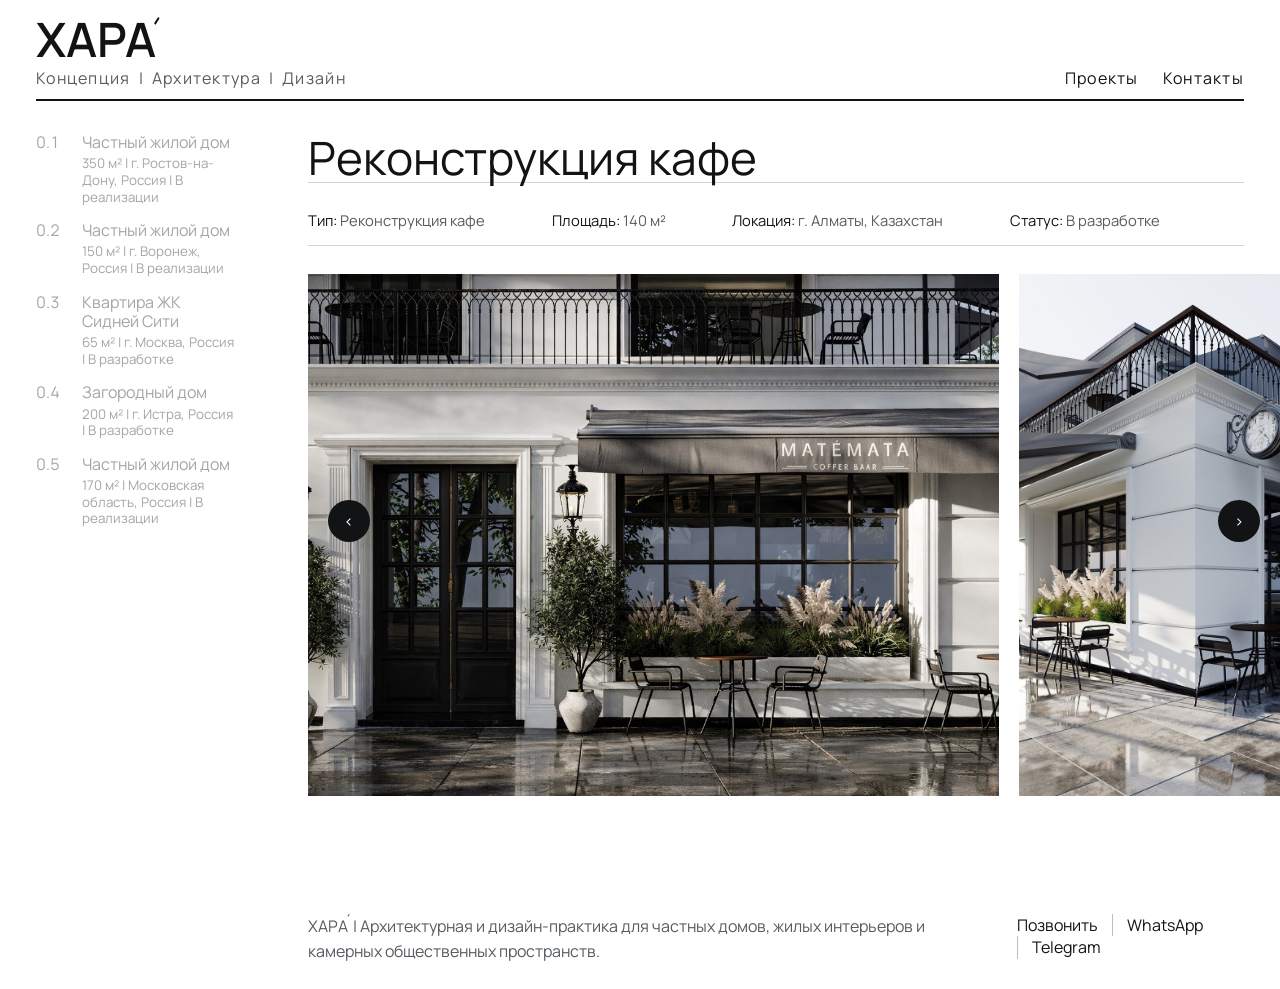
<file: projects/almaty-reconstruction.html>
<!DOCTYPE html>
<html lang="ru">
<head>
  <meta charset="UTF-8">
  <meta name="viewport" content="width=device-width, initial-scale=1.0">
  <meta
    name="description"
    content="Реконструкция г Алматы — архитектурный проект общественного объекта. Светлый фасад, черный металл, витражи и терраса по периметру."
  >
  <title>Реконструкция кафе — ХАРА́</title>
  <link rel="preconnect" href="https://fonts.googleapis.com">
  <link rel="preconnect" href="https://fonts.gstatic.com" crossorigin>
  <link
    href="https://fonts.googleapis.com/css2?family=Manrope:wght@400;500;600&display=swap"
    rel="stylesheet"
  >
  <link rel="stylesheet" href="../styles.css?v=20260510-mobile-facts">
</head>
<body>
  <div class="site-shell">
    <header class="topbar">
      <a class="brand" href="../" aria-label="ХАРА́ главная">
        <span class="brand-mark">
          <span class="brand-word">ХАРА<span class="accent-mark" aria-hidden="true"></span></span>
        </span>
      </a>

      <div class="topbar-meta">
        <nav class="brand-caption brand-caption-nav" aria-label="Разделы практики">
          <a href="../index.html#practice">Концепция</a>
          <span aria-hidden="true">|</span>
          <a href="../index.html?filter=architecture#works">Архитектура</a>
          <span aria-hidden="true">|</span>
          <a href="../index.html?filter=design#works">Дизайн</a>
        </nav>

        <nav class="nav" aria-label="Основная навигация">
          <a href="../index.html#works">Проекты</a>
          <a href="../index.html#contact" class="js-contact-trigger">Контакты</a>
        </nav>
      </div>
    </header>

    <main class="project-page-main">
      <section class="project-page-hero section">
        <p class="eyebrow">Проект</p>
        <h1 class="project-page-title reveal">Реконструкция кафе</h1>

        <div class="project-page-meta reveal">
          <p>140 м²</p>
          <p>г. Алматы, Казахстан</p>
          <p>В разработке</p>
        </div>
      </section>

      <section class="project-page-grid section">
        <div class="project-page-summary reveal">
          <p>Реконструкция собирает фасад в более строгий городской образ: светлая штукатурка, черный металл, витражи и терраса.</p>
        </div>

        <div class="project-facts reveal">
          <p><span>Тип</span> Реконструкция кафе</p>
          <p><span>Площадь</span> 140 м²</p>
          <p><span>Локация</span> г. Алматы, Казахстан</p>
          <p><span>Статус</span> В разработке</p>
        </div>
      </section>

      <section class="project-gallery section">
        <figure class="reveal">
          <img src="../проекты/Реконструкция г Алматы/1.jpg" alt="Реконструкция г Алматы — фасад с человеком">
          <figcaption>Главный фасад с человеком, входной группой, террасой и черной витражной сеткой.</figcaption>
        </figure>
        <figure class="reveal">
          <img src="../проекты/Реконструкция г Алматы/2.jpg" alt="Реконструкция г Алматы — угол здания">
          <figcaption>Угол здания с часами, маркизой и ограждением террасы.</figcaption>
        </figure>
        <figure class="reveal">
          <img src="../проекты/Реконструкция г Алматы/3.jpg" alt="Реконструкция г Алматы — общий фасад">
          <figcaption>Общий фасадный кадр с городской перспективой и мокрым покрытием улицы.</figcaption>
        </figure>
      </section>
    </main>

    <footer class="footer">
      <div class="footer-copy">
        <p class="footer-note"><span class="brand-word">ХАРА<span class="accent-mark" aria-hidden="true"></span></span> | Архитектурная и дизайн-практика для частных домов, жилых интерьеров и камерных общественных пространств.</p>
      </div>
      <div class="contact-actions" aria-label="Связаться">
        <a href="tel:+79281181850">Позвонить</a>
        <a href="https://wa.me/79281181850">WhatsApp</a>
        <a href="https://t.me/sergey_danilovv">Telegram</a>
      </div>
    </footer>
  </div>

  <script src="../script.js?v=20260510-clean-home-url"></script>
</body>
</html>
</file>
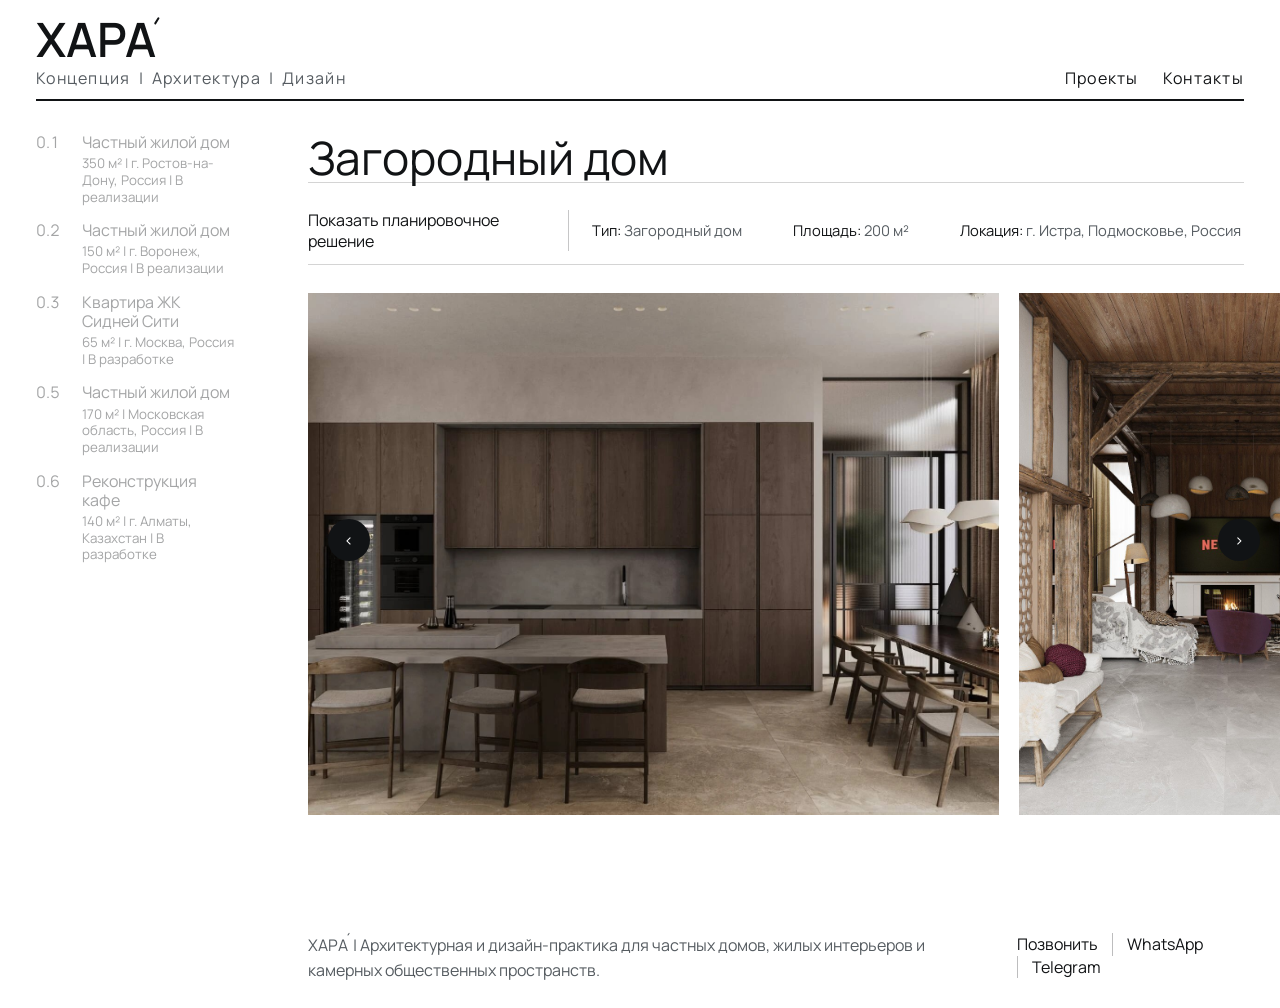
<file: projects/dacha-shale.html>
<!DOCTYPE html>
<html lang="ru">
<head>
  <meta charset="UTF-8">
  <meta name="viewport" content="width=device-width, initial-scale=1.0">
  <meta
    name="description"
    content="Дача Шале — интерьер загородного дома. Деревянная конструкция, светлые плоскости, тактильные материалы и спокойная современная мебель."
  >
  <title>Загородный дом — ХАРА́</title>
  <link rel="preconnect" href="https://fonts.googleapis.com">
  <link rel="preconnect" href="https://fonts.gstatic.com" crossorigin>
  <link
    href="https://fonts.googleapis.com/css2?family=Manrope:wght@400;500;600&display=swap"
    rel="stylesheet"
  >
  <link rel="stylesheet" href="../styles.css?v=20260510-mobile-facts">
</head>
<body>
  <div class="site-shell">
    <header class="topbar">
      <a class="brand" href="../" aria-label="ХАРА́ главная">
        <span class="brand-mark">
          <span class="brand-word">ХАРА<span class="accent-mark" aria-hidden="true"></span></span>
        </span>
      </a>

      <div class="topbar-meta">
        <nav class="brand-caption brand-caption-nav" aria-label="Разделы практики">
          <a href="../index.html#practice">Концепция</a>
          <span aria-hidden="true">|</span>
          <a href="../index.html?filter=architecture#works">Архитектура</a>
          <span aria-hidden="true">|</span>
          <a href="../index.html?filter=design#works">Дизайн</a>
        </nav>

        <nav class="nav" aria-label="Основная навигация">
          <a href="../index.html#works">Проекты</a>
          <a href="../index.html#contact" class="js-contact-trigger">Контакты</a>
        </nav>
      </div>
    </header>

    <main class="project-page-main">
      <section class="project-page-hero section">
        <p class="eyebrow">Проект</p>
        <h1 class="project-page-title reveal">Загородный дом</h1>

        <div class="project-page-meta reveal">
          <p>200 м²</p>
          <p>г. Истра, Подмосковье, Россия</p>
          <p>В разработке</p>
        </div>
      </section>

      <section class="project-page-grid section">
        <div class="project-page-summary reveal">
          <p>Загородный интерьер держится на дереве и простых плоскостях: современная версия шале без лишней декоративности.</p>
        </div>

        <div class="project-docs reveal" aria-label="Планировки проекта">
          <figure class="project-plan-card">
            <img src="../assets/plans/dacha-shale-plan-01.webp" alt="Загородный дом — планировка">
            <figcaption>Показать планировочное решение</figcaption>
          </figure>
        </div>

        <div class="project-facts reveal">
          <p><span>Тип</span> Загородный дом</p>
          <p><span>Площадь</span> 200 м²</p>
          <p><span>Локация</span> г. Истра, Подмосковье, Россия</p>
          <p><span>Статус</span> В разработке</p>
        </div>
      </section>

      <section class="project-gallery section">
        <figure class="reveal">
          <img src="../проекты/Дача Шале/photo_5309985218029023412_w.jpg" alt="Дача Шале — кухня и столовая">
          <figcaption>Кухня и столовая с крупными деревянными фасадами и вытянутой световой композицией.</figcaption>
        </figure>
        <figure class="reveal">
          <img src="../проекты/Дача Шале/photo_5321374152743047595_y.jpg" alt="Дача Шале — каминная зона">
          <figcaption>Каминная зона как центральная ось загородного интерьера.</figcaption>
        </figure>
        <figure class="reveal">
          <img src="../проекты/Дача Шале/photo_5321374152743047598_y.jpg" alt="Дача Шале — гостиная">
          <figcaption>Гостиная с открытой деревянной конструкцией, мягкой мебелью и спокойным светом.</figcaption>
        </figure>
        <figure class="reveal">
          <img src="../проекты/Дача Шале/photo_5321374152743047596_y.jpg" alt="Дача Шале — декоративная деревянная решетка">
          <figcaption>Деталь деревянной решетки и встроенной скамьи как более камерный фрагмент проекта.</figcaption>
        </figure>
        <figure class="reveal">
          <img src="../проекты/Дача Шале/photo_5321374152743047597_y.jpg" alt="Дача Шале — интерьерный ракурс">
          <figcaption>Дополнительный ракурс, раскрывающий масштаб деревянной конструкции и светлых плоскостей.</figcaption>
        </figure>
        <figure class="reveal">
          <img src="../проекты/Дача Шале/photo_5321374152743047599_y.jpg" alt="Дача Шале — фрагмент общей зоны">
          <figcaption>Фрагмент общей зоны с мягкими предметами и приглушенной теплой палитрой.</figcaption>
        </figure>
        <figure class="reveal">
          <img src="../проекты/Дача Шале/photo_5321374152743047600_y.jpg" alt="Дача Шале — свет и материалы">
          <figcaption>Кадр о материальности проекта: дерево, камень, текстиль и рассеянный свет.</figcaption>
        </figure>
        <figure class="reveal">
          <img src="../проекты/Дача Шале/photo_5321374152743047601_y.jpg" alt="Дача Шале — дополнительный визуал">
          <figcaption>Дополнительный визуал серии с акцентом на пропорции и спокойный загородный характер.</figcaption>
        </figure>
        <figure class="reveal">
          <img src="../проекты/Дача Шале/photo_5321374152743047602_y.jpg" alt="Дача Шале — завершающий визуал">
          <figcaption>Завершающий кадр проекта, где конструкция и мебель читаются как единая композиция.</figcaption>
        </figure>
      </section>
    </main>

    <footer class="footer">
      <div class="footer-copy">
        <p class="footer-note"><span class="brand-word">ХАРА<span class="accent-mark" aria-hidden="true"></span></span> | Архитектурная и дизайн-практика для частных домов, жилых интерьеров и камерных общественных пространств.</p>
      </div>
      <div class="contact-actions" aria-label="Связаться">
        <a href="tel:+79281181850">Позвонить</a>
        <a href="https://wa.me/79281181850">WhatsApp</a>
        <a href="https://t.me/sergey_danilovv">Telegram</a>
      </div>
    </footer>
  </div>

  <script src="../script.js?v=20260510-clean-home-url"></script>
</body>
</html>
</file>
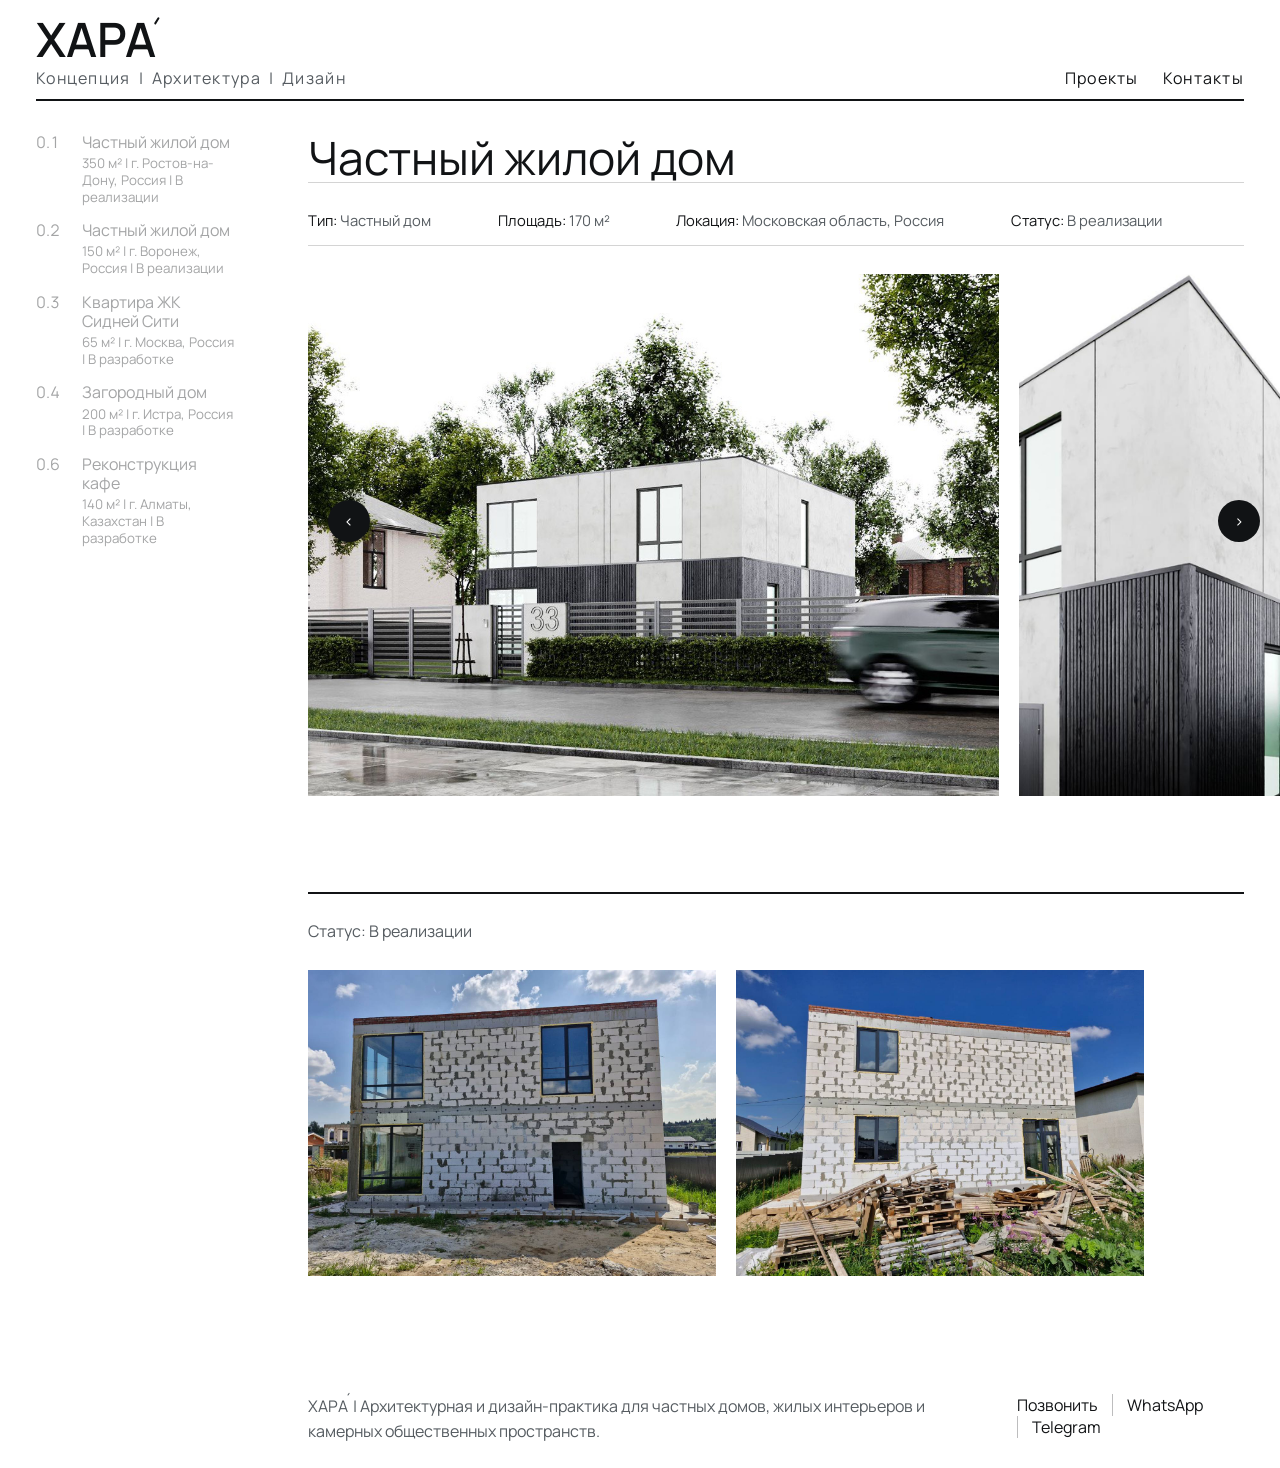
<file: projects/dom.html>
<!DOCTYPE html>
<html lang="ru">
<head>
  <meta charset="UTF-8">
  <meta name="viewport" content="width=device-width, initial-scale=1.0">
  <meta
    name="description"
    content="Дом — частный дом. Лаконичный двухэтажный объем с ясной геометрией и сдержанной материальностью."
  >
  <title>Частный жилой дом — ХАРА́</title>
  <link rel="preconnect" href="https://fonts.googleapis.com">
  <link rel="preconnect" href="https://fonts.gstatic.com" crossorigin>
  <link
    href="https://fonts.googleapis.com/css2?family=Manrope:wght@400;500;600&display=swap"
    rel="stylesheet"
  >
  <link rel="stylesheet" href="../styles.css?v=20260510-mobile-facts">
</head>
<body>
  <div class="site-shell">
    <header class="topbar">
      <a class="brand" href="../" aria-label="ХАРА́ главная">
        <span class="brand-mark">
          <span class="brand-word">ХАРА<span class="accent-mark" aria-hidden="true"></span></span>
        </span>
      </a>

      <div class="topbar-meta">
        <nav class="brand-caption brand-caption-nav" aria-label="Разделы практики">
          <a href="../index.html#practice">Концепция</a>
          <span aria-hidden="true">|</span>
          <a href="../index.html?filter=architecture#works">Архитектура</a>
          <span aria-hidden="true">|</span>
          <a href="../index.html?filter=design#works">Дизайн</a>
        </nav>

        <nav class="nav" aria-label="Основная навигация">
          <a href="../index.html#works">Проекты</a>
          <a href="../index.html#contact" class="js-contact-trigger">Контакты</a>
        </nav>
      </div>
    </header>

    <main class="project-page-main">
      <section class="project-page-hero section">
        <p class="eyebrow">Проект</p>
        <h1 class="project-page-title reveal">Частный жилой дом</h1>

        <div class="project-page-meta reveal">
          <p>170 м²</p>
          <p>Московская область, Россия</p>
          <p>В реализации</p>
        </div>
      </section>

      <section class="project-page-grid section">
        <div class="project-page-summary reveal">
          <p>Компактный частный дом с ясным объемом: светлый верх, темный первый уровень и крупные проемы.</p>
        </div>

        <div class="project-facts reveal">
          <p><span>Тип</span> Частный дом</p>
          <p><span>Площадь</span> 170 м²</p>
          <p><span>Локация</span> Московская область, Россия</p>
          <p><span>Статус</span> В реализации</p>
        </div>
      </section>

      <section class="project-gallery section">
        <figure class="reveal">
          <img src="../проекты/Дом/photo_5269483904064752593_y.jpg" alt="Дом — фасадный визуал">
          <figcaption>Главный фасад с контрастом светлой плоскости и темного нижнего пояса.</figcaption>
        </figure>
        <figure class="reveal">
          <img src="../проекты/Дом/photo_5436167693582145782_y.jpg" alt="Дом — деталь фасада">
          <figcaption>Крупный ракурс угла дома с контрастом гладкой светлой плоскости и темного ритмичного объема.</figcaption>
        </figure>
      </section>

      <section class="realization-section section">
        <div class="realization-head reveal">
          <h2>Статус: В реализации</h2>
          <p>
            Реальные фотографии фиксируют объем дома в процессе строительства и показывают,
            как проектная геометрия и пропорции сохраняются в материале.
          </p>
        </div>

        <div class="realization-gallery">
          <figure class="realization-card reveal">
            <img src="../проекты/Дом/реализация/photo_5256175295063070119_y.jpg" alt="Дом — реализация фасада">
            <figcaption>Фасад в стадии реализации.</figcaption>
          </figure>
          <figure class="realization-card reveal">
            <img src="../проекты/Дом/реализация/photo_5436167693582145783_y.jpg" alt="Дом — реализация второго фасада">
            <figcaption>Противоположный фасад в ходе работ.</figcaption>
          </figure>
        </div>
      </section>
    </main>

    <footer class="footer">
      <div class="footer-copy">
        <p class="footer-note"><span class="brand-word">ХАРА<span class="accent-mark" aria-hidden="true"></span></span> | Архитектурная и дизайн-практика для частных домов, жилых интерьеров и камерных общественных пространств.</p>
      </div>
      <div class="contact-actions" aria-label="Связаться">
        <a href="tel:+79281181850">Позвонить</a>
        <a href="https://wa.me/79281181850">WhatsApp</a>
        <a href="https://t.me/sergey_danilovv">Telegram</a>
      </div>
    </footer>
  </div>

  <script src="../script.js?v=20260510-clean-home-url"></script>
</body>
</html>
</file>
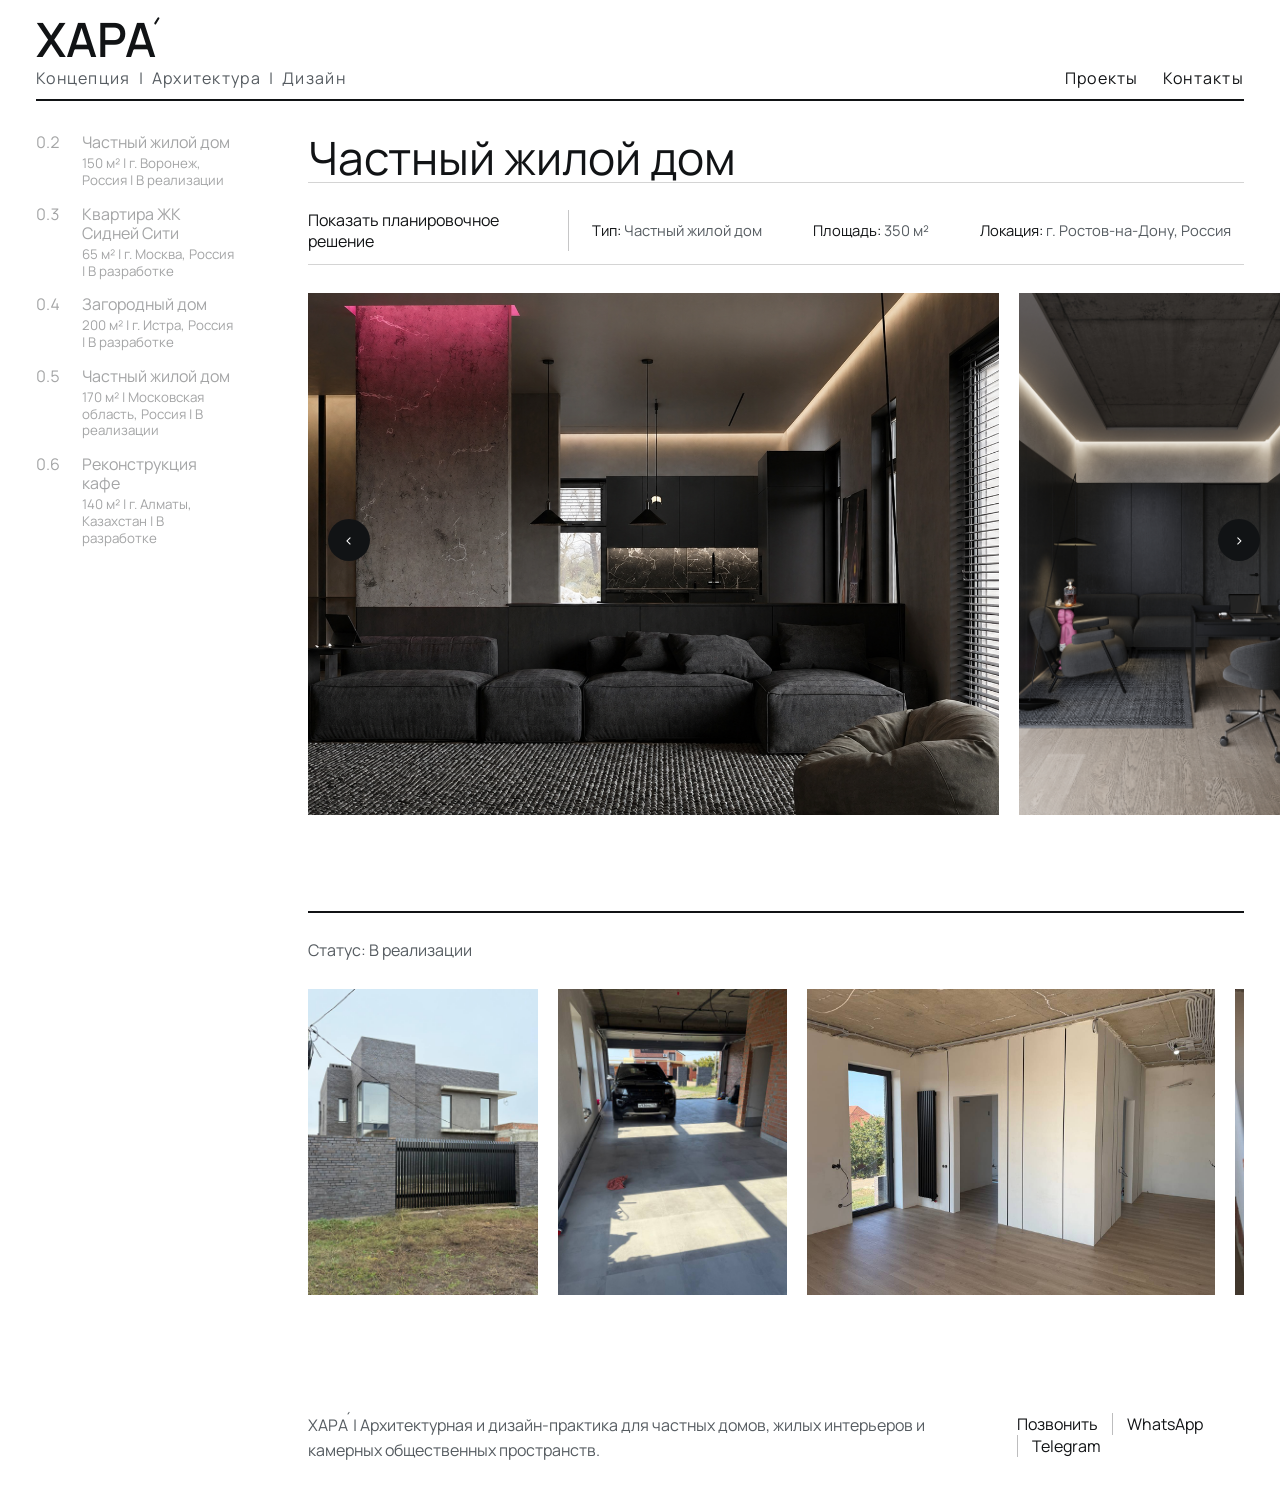
<file: projects/kushchevka.html>
<!DOCTYPE html>
<html lang="ru">
<head>
  <meta charset="UTF-8">
  <meta name="viewport" content="width=device-width, initial-scale=1.0">
  <meta
    name="description"
    content="Частный жилой дом — 350 м², г. Ростов-на-Дону, Россия. Сдержанная палитра, графичные плоскости и фотографии реализации."
  >
  <title>Частный жилой дом — ХАРА́</title>
  <link rel="preconnect" href="https://fonts.googleapis.com">
  <link rel="preconnect" href="https://fonts.gstatic.com" crossorigin>
  <link
    href="https://fonts.googleapis.com/css2?family=Manrope:wght@400;500;600&display=swap"
    rel="stylesheet"
  >
  <link rel="stylesheet" href="../styles.css?v=20260510-mobile-facts">
</head>
<body>
  <div class="site-shell">
    <header class="topbar">
      <a class="brand" href="../" aria-label="ХАРА́ главная">
        <span class="brand-mark">
          <span class="brand-word">ХАРА<span class="accent-mark" aria-hidden="true"></span></span>
        </span>
      </a>

      <div class="topbar-meta">
        <nav class="brand-caption brand-caption-nav" aria-label="Разделы практики">
          <a href="../index.html#practice">Концепция</a>
          <span aria-hidden="true">|</span>
          <a href="../index.html?filter=architecture#works">Архитектура</a>
          <span aria-hidden="true">|</span>
          <a href="../index.html?filter=design#works">Дизайн</a>
        </nav>

        <nav class="nav" aria-label="Основная навигация">
          <a href="../index.html#works">Проекты</a>
          <a href="../index.html#contact" class="js-contact-trigger">Контакты</a>
        </nav>
      </div>
    </header>

    <main class="project-page-main">
      <section class="project-page-hero section">
        <p class="eyebrow">Проект</p>
        <h1 class="project-page-title reveal">Частный жилой дом</h1>

        <div class="project-page-meta reveal">
          <p>Жилой интерьер</p>
          <p>25 визуалов</p>
          <p>Темная база + реализация</p>
          <p>В реализации</p>
        </div>
      </section>

      <section class="project-page-grid section">
        <div class="project-page-summary reveal">
          <p>Темный интерьер без декоративной перегрузки: крупные плоскости, скрытый свет, дерево и серый камень.</p>
        </div>

        <div class="project-docs reveal" aria-label="Планировки проекта">
          <figure class="project-plan-card">
            <img src="../assets/plans/kushchevka-plan-01.webp" alt="Частный жилой дом — планировка">
            <figcaption>Показать планировочное решение</figcaption>
          </figure>
        </div>

        <div class="project-facts reveal">
          <p><span>Тип</span> Частный жилой дом</p>
          <p><span>Площадь</span> 350 м²</p>
          <p><span>Локация</span> г. Ростов-на-Дону, Россия</p>
          <p><span>Статус</span> В реализации</p>
        </div>
      </section>

      <section class="project-gallery section">
        <figure class="reveal">
          <img src="../проекты/Кущевка/0.png" alt="Кущевка — кухня и столовая">
          <figcaption>Кухня и столовая с цельной темной композицией, крупным островом и мягким дневным светом.</figcaption>
        </figure>
        <figure class="reveal">
          <img src="../проекты/Кущевка/1.1.jpg" alt="Кущевка — деталь темной зоны">
          <figcaption>Деталь темной зоны, где свет выделяет фактуру и вертикальный ритм стеновой панели.</figcaption>
        </figure>
        <figure class="reveal">
          <img src="../проекты/Кущевка/1.jpg" alt="Кущевка — фрагмент гостиной">
          <figcaption>Фрагмент гостиной с локальным светом и предметным акцентом.</figcaption>
        </figure>
        <figure class="reveal">
          <img src="../проекты/Кущевка/2.1.jpg" alt="Кущевка — дополнительный ракурс общей зоны">
          <figcaption>Дополнительный ракурс общей зоны с мягкой мебелью и скрытым контурным светом.</figcaption>
        </figure>
        <figure class="reveal">
          <img src="../проекты/Кущевка/3.jpg" alt="Кущевка — визуал интерьера 03">
          <figcaption>Визуал серии с акцентом на связь темных поверхностей и спокойного света.</figcaption>
        </figure>
        <figure class="reveal">
          <img src="../проекты/Кущевка/4.jpg" alt="Кущевка — визуал интерьера 04">
          <figcaption>Интерьерный ракурс с крупными плоскостями и точечной деталировкой.</figcaption>
        </figure>
        <figure class="reveal">
          <img src="../проекты/Кущевка/5.jpg" alt="Кущевка — визуал интерьера 05">
          <figcaption>Кадр, раскрывающий световой сценарий и фактуру материалов.</figcaption>
        </figure>
        <figure class="reveal">
          <img src="../проекты/Кущевка/6.jpg" alt="Кущевка — визуал интерьера 06">
          <figcaption>Дополнительная перспектива проекта с более камерным настроением.</figcaption>
        </figure>
        <figure class="reveal">
          <img src="../проекты/Кущевка/6.1.jpg" alt="Кущевка — визуал интерьера 06.1">
          <figcaption>Квадратный кадр серии с акцентом на композицию и баланс темных объемов.</figcaption>
        </figure>
        <figure class="reveal">
          <img src="../проекты/Кущевка/7.jpg" alt="Кущевка — рабочая зона">
          <figcaption>Рабочая зона у окна: темная графика, мягкий текстиль и спокойная геометрия мебели.</figcaption>
        </figure>
        <figure class="reveal">
          <img src="../проекты/Кущевка/8.jpg" alt="Кущевка — визуал интерьера 08">
          <figcaption>Кадр проекта с контрастом светлой плоскости и более плотных темных материалов.</figcaption>
        </figure>
        <figure class="reveal">
          <img src="../проекты/Кущевка/9.jpg" alt="Кущевка — визуал интерьера 09">
          <figcaption>Дополнительный визуал, фиксирующий предметную композицию и свет.</figcaption>
        </figure>
        <figure class="reveal">
          <img src="../проекты/Кущевка/10.jpg" alt="Кущевка — визуал интерьера 10">
          <figcaption>Вертикальный ракурс с акцентом на материал, глубину и локальный свет.</figcaption>
        </figure>
        <figure class="reveal">
          <img src="../проекты/Кущевка/11.jpg" alt="Кущевка — визуал интерьера 11">
          <figcaption>Фрагмент проекта, где встроенные решения формируют спокойный фон для жизни.</figcaption>
        </figure>
        <figure class="reveal">
          <img src="../проекты/Кущевка/12.jpg" alt="Кущевка — визуал интерьера 12">
          <figcaption>Вертикальный кадр с более плотной композицией и выраженной фактурой.</figcaption>
        </figure>
        <figure class="reveal">
          <img src="../проекты/Кущевка/13.jpg" alt="Кущевка — визуал интерьера 13">
          <figcaption>Дополнительный ракурс проекта с акцентом на глубину пространства.</figcaption>
        </figure>
        <figure class="reveal">
          <img src="../проекты/Кущевка/14.jpg" alt="Кущевка — визуал интерьера 14">
          <figcaption>Фрагмент интерьера, где спокойная база усилена точечным контрастом.</figcaption>
        </figure>
        <figure class="reveal">
          <img src="../проекты/Кущевка/15.jpg" alt="Кущевка — визуал интерьера 15">
          <figcaption>Кадр серии с акцентом на встроенные плоскости и мягкий рассеянный свет.</figcaption>
        </figure>
        <figure class="reveal">
          <img src="../проекты/Кущевка/16.jpg" alt="Кущевка — визуал интерьера 16">
          <figcaption>Дополнительная перспектива с темной мебельной архитектурой и сдержанной палитрой.</figcaption>
        </figure>
        <figure class="reveal">
          <img src="../проекты/Кущевка/17.jpg" alt="Кущевка — визуал интерьера 17">
          <figcaption>Вертикальный ракурс, где свет работает как главный композиционный инструмент.</figcaption>
        </figure>
        <figure class="reveal">
          <img src="../проекты/Кущевка/18.jpg" alt="Кущевка — детская комната">
          <figcaption>Комната с графичной стеной, рабочим местом и спокойной серо-персиковой палитрой.</figcaption>
        </figure>
        <figure class="reveal">
          <img src="../проекты/Кущевка/19.jpg" alt="Кущевка — визуал интерьера 19">
          <figcaption>Кадр приватной зоны с мягким текстилем и крупной стеновой графикой.</figcaption>
        </figure>
        <figure class="reveal">
          <img src="../проекты/Кущевка/20.jpg" alt="Кущевка — визуал интерьера 20">
          <figcaption>Дополнительный ракурс комнаты, раскрывающий рабочую и спальную зоны.</figcaption>
        </figure>
        <figure class="reveal">
          <img src="../проекты/Кущевка/21.jpg" alt="Кущевка — визуал интерьера 21">
          <figcaption>Финальный квадратный кадр с акцентом на баланс графики, мебели и света.</figcaption>
        </figure>
        <figure class="reveal">
          <img src="../проекты/Кущевка/22.jpg" alt="Кущевка — визуал интерьера 22">
          <figcaption>Завершающий вертикальный визуал серии с сохранением общей строгой логики проекта.</figcaption>
        </figure>
      </section>

      <section class="realization-section section">
        <div class="realization-head reveal">
          <h2>Статус: В реализации</h2>
          <p>
            Эти фотографии лучше показывать отдельно от рендеров: они дают проекту фактичность,
            показывают масштаб работ и подтверждают, что визуальная идея переходит в реальные материалы.
          </p>
        </div>

        <div class="realization-gallery">
          <figure class="realization-card reveal">
            <img src="../проекты/Кущевка/реализация/photo_5237919880168804416_y.jpg" alt="Частный жилой дом — реализация 01">
            <figcaption>Реализация 01.</figcaption>
          </figure>
          <figure class="realization-card reveal">
            <img src="../проекты/Кущевка/реализация/photo_5264946219573180751_y.jpg" alt="Частный жилой дом — реализация 02">
            <figcaption>Реализация 02.</figcaption>
          </figure>
          <figure class="realization-card reveal">
            <img src="../проекты/Кущевка/реализация/photo_5264946219573180742_y.jpg" alt="Частный жилой дом — реализация 03">
            <figcaption>Реализация 03.</figcaption>
          </figure>
          <figure class="realization-card reveal">
            <img src="../проекты/Кущевка/реализация/photo_5264946219573180748_y.jpg" alt="Частный жилой дом — реализация 04">
            <figcaption>Реализация 04.</figcaption>
          </figure>
          <figure class="realization-card reveal">
            <img src="../проекты/Кущевка/реализация/photo_5264946219573180756_y.jpg" alt="Частный жилой дом — реализация 05">
            <figcaption>Реализация 05.</figcaption>
          </figure>
          <figure class="realization-card reveal">
            <img src="../проекты/Кущевка/реализация/photo_5332583897130274881_y.jpg" alt="Частный жилой дом — реализация 06">
            <figcaption>Реализация 06.</figcaption>
          </figure>
          <figure class="realization-card reveal">
            <img src="../проекты/Кущевка/реализация/photo_5332583897130274888_y.jpg" alt="Частный жилой дом — реализация 07">
            <figcaption>Реализация 07.</figcaption>
          </figure>
          <figure class="realization-card reveal">
            <img src="../проекты/Кущевка/реализация/photo_5332583897130274889_y.jpg" alt="Частный жилой дом — реализация 08">
            <figcaption>Реализация 08.</figcaption>
          </figure>
        </div>
      </section>
    </main>

    <footer class="footer">
      <div class="footer-copy">
        <p class="footer-note"><span class="brand-word">ХАРА<span class="accent-mark" aria-hidden="true"></span></span> | Архитектурная и дизайн-практика для частных домов, жилых интерьеров и камерных общественных пространств.</p>
      </div>
      <div class="contact-actions" aria-label="Связаться">
        <a href="tel:+79281181850">Позвонить</a>
        <a href="https://wa.me/79281181850">WhatsApp</a>
        <a href="https://t.me/sergey_danilovv">Telegram</a>
      </div>
    </footer>
  </div>

  <script src="../script.js?v=20260510-clean-home-url"></script>
</body>
</html>
</file>
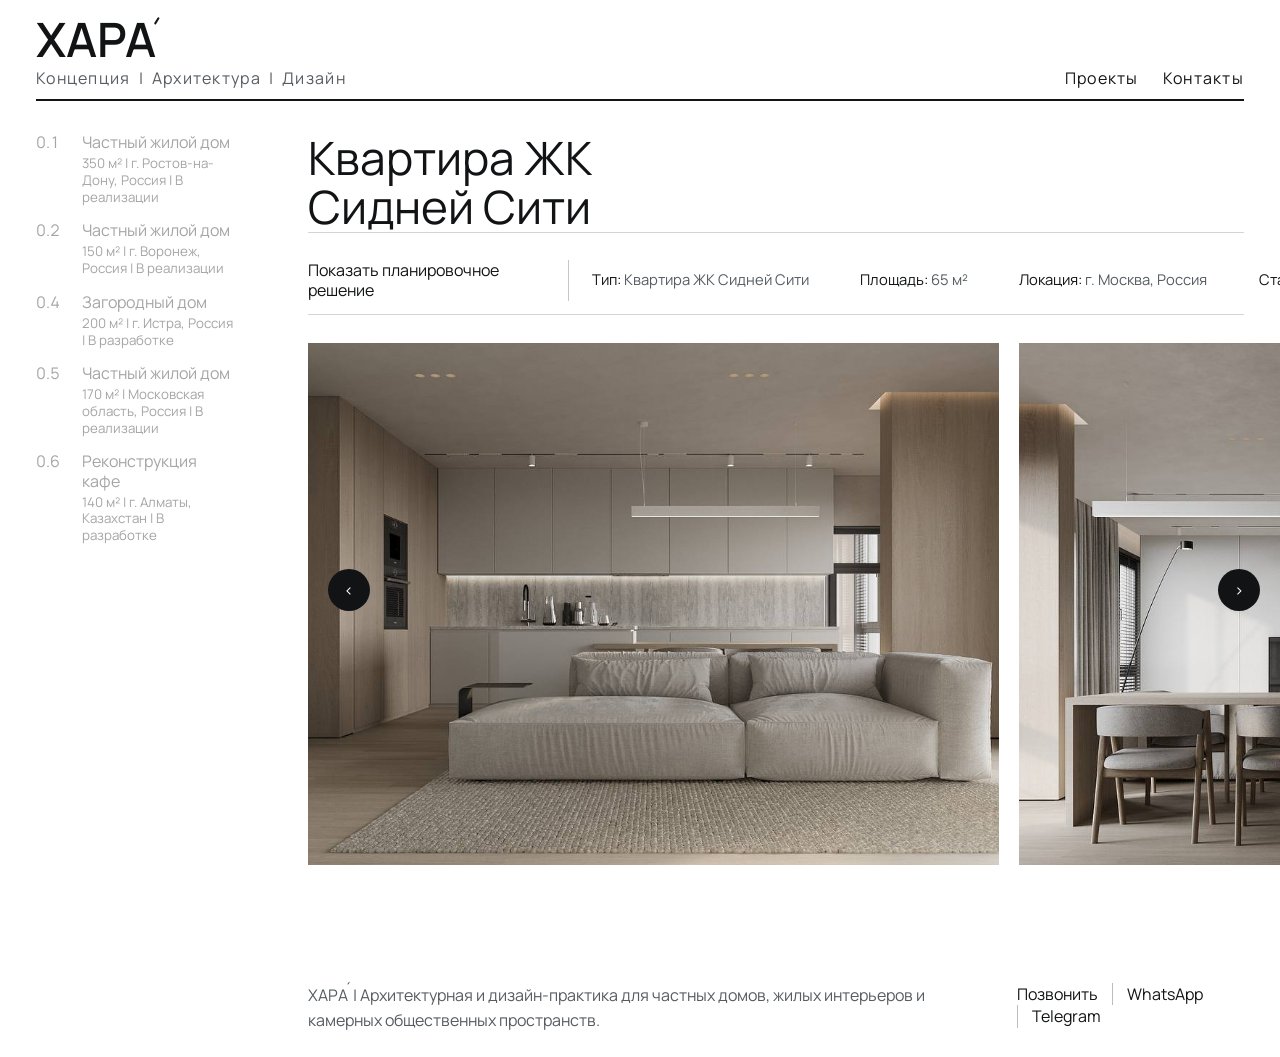
<file: projects/sydney-city.html>
<!DOCTYPE html>
<html lang="ru">
<head>
  <meta charset="UTF-8">
  <meta name="viewport" content="width=device-width, initial-scale=1.0">
  <meta
    name="description"
    content="Сидней сити — интерьер квартиры. Светлое дерево, цельные плоскости и open-space планировка."
  >
  <title>Квартира ЖК Сидней Сити — ХАРА́</title>
  <link rel="preconnect" href="https://fonts.googleapis.com">
  <link rel="preconnect" href="https://fonts.gstatic.com" crossorigin>
  <link
    href="https://fonts.googleapis.com/css2?family=Manrope:wght@400;500;600&display=swap"
    rel="stylesheet"
  >
  <link rel="stylesheet" href="../styles.css?v=20260510-mobile-facts">
</head>
<body>
  <div class="site-shell">
    <header class="topbar">
      <a class="brand" href="../" aria-label="ХАРА́ главная">
        <span class="brand-mark">
          <span class="brand-word">ХАРА<span class="accent-mark" aria-hidden="true"></span></span>
        </span>
      </a>

      <div class="topbar-meta">
        <nav class="brand-caption brand-caption-nav" aria-label="Разделы практики">
          <a href="../index.html#practice">Концепция</a>
          <span aria-hidden="true">|</span>
          <a href="../index.html?filter=architecture#works">Архитектура</a>
          <span aria-hidden="true">|</span>
          <a href="../index.html?filter=design#works">Дизайн</a>
        </nav>

        <nav class="nav" aria-label="Основная навигация">
          <a href="../index.html#works">Проекты</a>
          <a href="../index.html#contact" class="js-contact-trigger">Контакты</a>
        </nav>
      </div>
    </header>

    <main class="project-page-main">
      <section class="project-page-hero section">
        <p class="eyebrow">Проект</p>
        <h1 class="project-page-title reveal">Квартира ЖК Сидней Сити</h1>

        <div class="project-page-meta reveal">
          <p>65 м²</p>
          <p>г. Москва, Россия</p>
          <p>В разработке</p>
        </div>
      </section>

      <section class="project-page-grid section">
        <div class="project-page-summary reveal">
          <p>Небольшая квартира собрана крупными встроенными объемами: хранение, кухня и гостиная работают без визуального шума.</p>
        </div>

        <div class="project-docs reveal" aria-label="Планировки проекта">
          <figure class="project-plan-card">
            <img src="../assets/plans/sydney-city-plan-01.webp" alt="Квартира ЖК Сидней Сити — планировка">
            <figcaption>Показать планировочное решение</figcaption>
          </figure>
        </div>

        <div class="project-facts reveal">
          <p><span>Тип</span> Квартира ЖК Сидней Сити</p>
          <p><span>Площадь</span> 65 м²</p>
          <p><span>Локация</span> г. Москва, Россия</p>
          <p><span>Статус</span> В разработке</p>
        </div>
      </section>

      <section class="project-gallery section">
        <figure class="reveal">
          <img src="../проекты/Сидней сити/photo_5332583897130274896_y.jpg" alt="Сидней сити — общий вид кухни и гостиной">
          <figcaption>Общий вид кухни и гостиной, собранных в единый светлый объем.</figcaption>
        </figure>
        <figure class="reveal">
          <img src="../проекты/Сидней сити/photo_5332583897130274901_y.jpg" alt="Сидней сити — вид на обеденную зону">
          <figcaption>Вид на обеденную группу и остров с крупными чистыми плоскостями.</figcaption>
        </figure>
        <figure class="reveal">
          <img src="../проекты/Сидней сити/photo_5332583897130274898_y.jpg" alt="Сидней сити — кухня">
          <figcaption>Кухня с непрерывным рабочим фронтом и встроенной подсветкой.</figcaption>
        </figure>
        <figure class="reveal">
          <img src="../проекты/Сидней сити/photo_5332583897130274900_y.jpg" alt="Сидней сити — столовая">
          <figcaption>Столовая как продолжение кухни и гостиной без визуальных перегородок.</figcaption>
        </figure>
        <figure class="reveal">
          <img src="../проекты/Сидней сити/photo_5332583897130274897_y.jpg" alt="Сидней сити — гостиная">
          <figcaption>Гостиная с цельной стеной хранения и линейным потолочным светом.</figcaption>
        </figure>
        <figure class="reveal">
          <img src="../проекты/Сидней сити/photo_5332583897130274895_y.jpg" alt="Сидней сити — ТВ-зона">
          <figcaption>ТВ-зона как часть общей стеновой плоскости без лишних деталей.</figcaption>
        </figure>
        <figure class="reveal">
          <img src="../проекты/Сидней сити/photo_5332583897130274899_y.jpg" alt="Сидней сити — проход и встроенные объемы">
          <figcaption>Проходная перспектива, где встроенные объемы формируют ритм пространства.</figcaption>
        </figure>
      </section>
    </main>

    <footer class="footer">
      <div class="footer-copy">
        <p class="footer-note"><span class="brand-word">ХАРА<span class="accent-mark" aria-hidden="true"></span></span> | Архитектурная и дизайн-практика для частных домов, жилых интерьеров и камерных общественных пространств.</p>
      </div>
      <div class="contact-actions" aria-label="Связаться">
        <a href="tel:+79281181850">Позвонить</a>
        <a href="https://wa.me/79281181850">WhatsApp</a>
        <a href="https://t.me/sergey_danilovv">Telegram</a>
      </div>
    </footer>
  </div>

  <script src="../script.js?v=20260510-clean-home-url"></script>
</body>
</html>
</file>
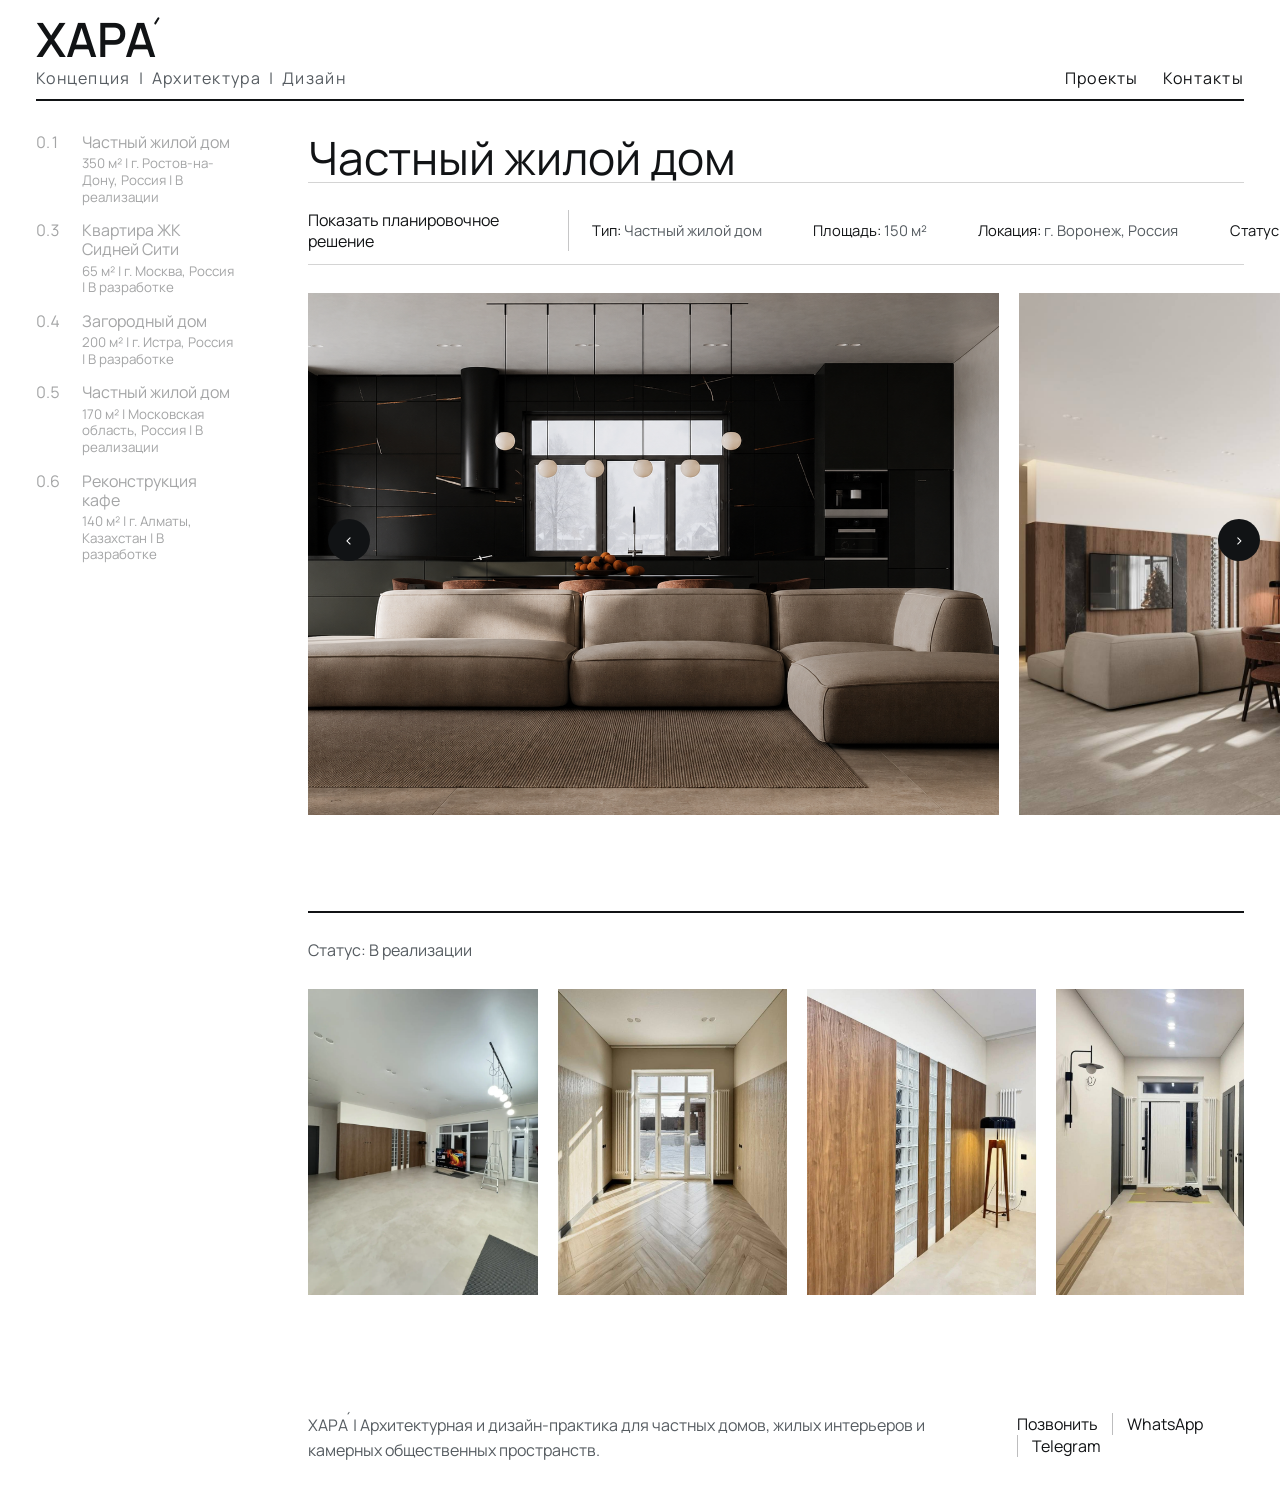
<file: projects/voronezh.html>
<!DOCTYPE html>
<html lang="ru">
<head>
  <meta charset="UTF-8">
  <meta name="viewport" content="width=device-width, initial-scale=1.0">
  <meta
    name="description"
    content="Воронеж — жилой интерьер. Теплая нейтральная палитра, объединенная общая зона и встроенные объемы."
  >
  <title>Частный жилой дом — ХАРА́</title>
  <link rel="preconnect" href="https://fonts.googleapis.com">
  <link rel="preconnect" href="https://fonts.gstatic.com" crossorigin>
  <link
    href="https://fonts.googleapis.com/css2?family=Manrope:wght@400;500;600&display=swap"
    rel="stylesheet"
  >
  <link rel="stylesheet" href="../styles.css?v=20260510-mobile-facts">
</head>
<body>
  <div class="site-shell">
    <header class="topbar">
      <a class="brand" href="../" aria-label="ХАРА́ главная">
        <span class="brand-mark">
          <span class="brand-word">ХАРА<span class="accent-mark" aria-hidden="true"></span></span>
        </span>
      </a>

      <div class="topbar-meta">
        <nav class="brand-caption brand-caption-nav" aria-label="Разделы практики">
          <a href="../index.html#practice">Концепция</a>
          <span aria-hidden="true">|</span>
          <a href="../index.html?filter=architecture#works">Архитектура</a>
          <span aria-hidden="true">|</span>
          <a href="../index.html?filter=design#works">Дизайн</a>
        </nav>

        <nav class="nav" aria-label="Основная навигация">
          <a href="../index.html#works">Проекты</a>
          <a href="../index.html#contact" class="js-contact-trigger">Контакты</a>
        </nav>
      </div>
    </header>

    <main class="project-page-main">
      <section class="project-page-hero section">
        <p class="eyebrow">Проект</p>
        <h1 class="project-page-title reveal">Частный жилой дом</h1>

        <div class="project-page-meta reveal">
          <p>150 м²</p>
          <p>г. Воронеж, Россия</p>
          <p>В реализации</p>
        </div>
      </section>

      <section class="project-page-grid section">
        <div class="project-page-summary reveal">
          <p>Теплый интерьер с прямой композицией: дерево, светлые стены, мягкий свет и спокойная общая зона.</p>
        </div>

        <div class="project-docs reveal" aria-label="Планировки проекта">
          <figure class="project-plan-card">
            <img src="../assets/plans/voronezh-plan-01.webp" alt="Частный жилой дом — планировка">
            <figcaption>Показать планировочное решение</figcaption>
          </figure>
        </div>

        <div class="project-facts reveal">
          <p><span>Тип</span> Частный жилой дом</p>
          <p><span>Площадь</span> 150 м²</p>
          <p><span>Локация</span> г. Воронеж, Россия</p>
          <p><span>Статус</span> В реализации</p>
        </div>
      </section>

      <section class="project-gallery section">
        <figure class="reveal">
          <img src="../проекты/воронеж/1.png" alt="Воронеж — визуал 01">
          <figcaption>Новый первый кадр проекта с общей пространственной композицией интерьера.</figcaption>
        </figure>
        <figure class="reveal">
          <img src="../проекты/воронеж/photo_5415959863864531171_y.jpg" alt="Воронеж — общая зона">
          <figcaption>Общая зона с мягким дневным светом, столовой группой и встроенной ТВ-панелью.</figcaption>
        </figure>
        <figure class="reveal">
          <img src="../проекты/воронеж/photo_5415959863864531167_y.jpg" alt="Воронеж — столовая">
          <figcaption>Столовая зона с длинным подвесом и теплыми акцентами дерева и текстиля.</figcaption>
        </figure>
        <figure class="reveal">
          <img src="../проекты/воронеж/photo_5415959863864531170_y.jpg" alt="Воронеж — гостиная и столовая">
          <figcaption>Связь гостиной и столовой через открытый план и единый световой сценарий.</figcaption>
        </figure>
        <figure class="reveal">
          <img src="../проекты/воронеж/photo_5415959863864531173_y.jpg" alt="Воронеж — вид на столовую">
          <figcaption>Крупный план столовой, где фактура камня сочетается с темным каркасом мебели.</figcaption>
        </figure>
        <figure class="reveal">
          <img src="../проекты/воронеж/photo_5415959863864531172_y.jpg" alt="Воронеж — материал и свет">
          <figcaption>Фрагмент общей зоны с акцентом на материальность стены и деликатную подсветку.</figcaption>
        </figure>
        <figure class="reveal">
          <img src="../проекты/воронеж/photo_5415959863864531166_y.jpg" alt="Воронеж — спальня">
          <figcaption>Спальня со встроенными объемами и мягкой симметрией композиции.</figcaption>
        </figure>
        <figure class="reveal">
          <img src="../проекты/воронеж/photo_5415959863864531175_y.jpg" alt="Воронеж — фрагмент спальни">
          <figcaption>Деталь спальни с локальным светом и нейтральной текстильной палитрой.</figcaption>
        </figure>
        <figure class="reveal">
          <img src="../проекты/воронеж/photo_5415959863864531176_y.jpg" alt="Воронеж — рабочее место в спальне">
          <figcaption>Рабочее место у окна как часть встроенной архитектуры комнаты.</figcaption>
        </figure>
        <figure class="reveal">
          <img src="../проекты/воронеж/photo_5415959863864531177_y.jpg" alt="Воронеж — деталь рабочего места">
          <figcaption>Деталь консольного стола, где свет и текстура работают без лишних предметных акцентов.</figcaption>
        </figure>
        <figure class="reveal">
          <img src="../проекты/воронеж/photo_5316630258285412158_y.jpg" alt="Воронеж — дополнительный визуал">
          <figcaption>Дополнительный ракурс проекта с акцентом на встроенную мебель и спокойную рабочую зону.</figcaption>
        </figure>
        <figure class="reveal">
          <img src="../проекты/воронеж/photo_5316630258285412161_y.jpg" alt="Воронеж — дополнительный ракурс интерьера">
          <figcaption>Продолжение общей логики проекта: светлая база, дерево и крупные чистые плоскости.</figcaption>
        </figure>
        <figure class="reveal">
          <img src="../проекты/воронеж/photo_5316630258285412164_y.jpg" alt="Воронеж — фрагмент жилого интерьера">
          <figcaption>Фрагмент интерьера, где хранение и отделка работают как единая архитектурная система.</figcaption>
        </figure>
        <figure class="reveal">
          <img src="../проекты/воронеж/photo_5316630258285412165_y.jpg" alt="Воронеж — новый визуал проекта">
          <figcaption>Новый кадр проекта с той же сдержанной палитрой и мягкой световой сценой.</figcaption>
        </figure>
        <figure class="reveal">
          <img src="../проекты/воронеж/photo_5316630258285412166_y.jpg" alt="Воронеж — деталь нового визуала">
          <figcaption>Деталь решения: минимум предметного шума и внимание к стыку материалов.</figcaption>
        </figure>
        <figure class="reveal">
          <img src="../проекты/воронеж/photo_5316630258285412167_y.jpg" alt="Воронеж — дополнительный общий кадр">
          <figcaption>Общий кадр, который раскрывает масштаб встроенных объемов и спокойный характер интерьера.</figcaption>
        </figure>
        <figure class="reveal">
          <img src="../проекты/воронеж/photo_5316630258285412169_y.jpg" alt="Воронеж — завершающий визуал">
          <figcaption>Завершающий визуал серии с акцентом на пропорцию, свет и сдержанную материальность.</figcaption>
        </figure>
      </section>

      <section class="realization-section section">
        <div class="realization-head reveal">
          <h2>Статус: В реализации</h2>
          <p>
            Отдельный блок показывает не финальную картинку, а переход проекта в материал:
            монтаж, свет, фактуру и реальные пропорции пространства.
          </p>
        </div>

        <div class="realization-gallery">
          <figure class="realization-card reveal">
            <img src="../проекты/воронеж/реализация/IMG_20260422_192211.png" alt="Воронеж — фотография реализации">
            <figcaption>Текущее состояние реализации: чистые плоскости, встроенные объемы и собранный свет.</figcaption>
          </figure>
          <figure class="realization-card reveal">
            <img src="../проекты/воронеж/реализация/photo_5426936297034552916_y.jpg" alt="Воронеж — реализация коридора">
            <figcaption>Готовая отделка с ясной геометрией и теплым дневным светом.</figcaption>
          </figure>
          <figure class="realization-card reveal">
            <img src="../проекты/воронеж/реализация/photo_5426936297034552917_y.jpg" alt="Воронеж — реализация деревянной стены">
            <figcaption>Дерево и стеклоблоки как часть фактической материальности проекта.</figcaption>
          </figure>
          <figure class="realization-card reveal">
            <img src="../проекты/воронеж/реализация/photo_5426936297034552918_y.jpg" alt="Воронеж — реализация входной зоны">
            <figcaption>Входная зона с чистыми плоскостями, графичными дверями и собранным светом.</figcaption>
          </figure>
        </div>
      </section>
    </main>

    <footer class="footer">
      <div class="footer-copy">
        <p class="footer-note"><span class="brand-word">ХАРА<span class="accent-mark" aria-hidden="true"></span></span> | Архитектурная и дизайн-практика для частных домов, жилых интерьеров и камерных общественных пространств.</p>
      </div>
      <div class="contact-actions" aria-label="Связаться">
        <a href="tel:+79281181850">Позвонить</a>
        <a href="https://wa.me/79281181850">WhatsApp</a>
        <a href="https://t.me/sergey_danilovv">Telegram</a>
      </div>
    </footer>
  </div>

  <script src="../script.js?v=20260510-clean-home-url"></script>
</body>
</html>
</file>
<file: styles.css>
:root {
  --bg: #ffffff;
  --text: #111315;
  --muted: #565c61;
  --line: #111315;
  --line-strong: #111315;
  --accent: #17191c;
  --page-gutter: 36px;
  --fs-text: clamp(0.95rem, 0.9rem + 0.15vw, 1rem);
  --fs-title: clamp(1.9rem, 1.2rem + 2.2vw, 3.2rem);
  --fs-display: clamp(4.4rem, 8vw, 8.8rem);
  --topbar-height: 0px;
  --info-bar-height: 0px;
}

*,
*::before,
*::after {
  box-sizing: border-box;
}

html {
  scroll-behavior: smooth;
  scroll-padding-top: calc(var(--topbar-height) + 58px);
}

[id] {
  scroll-margin-top: calc(var(--topbar-height) + 20px);
}

body {
  margin: 0;
  min-width: 320px;
  overflow-x: hidden;
  font-family: "Manrope", sans-serif;
  font-size: var(--fs-text);
  color: var(--text);
  background: var(--bg);
}

body.hara-intro-active {
  overflow: hidden;
}

.hara-intro {
  position: fixed;
  inset: 0;
  z-index: 9999;
  padding: clamp(24px, 5vw, 64px);
  background: #ffffff;
  color: var(--text);
  cursor: pointer;
}

.hara-intro.is-exiting {
  animation: intro-fade-out 700ms ease forwards;
}

.hara-intro-drawing {
  position: absolute;
  top: 50%;
  left: 50%;
  width: min(82vw, 900px);
  max-height: min(76vh, 620px);
  overflow: visible;
  transform: translate(-50%, -50%);
}

.intro-composition {
  animation: intro-composition-out 780ms ease forwards;
  animation-delay: 6450ms;
}

.intro-line {
  fill: none;
  stroke: currentColor;
  stroke-width: 0.64;
  opacity: 0;
  vector-effect: non-scaling-stroke;
  animation: intro-line-in 520ms ease forwards;
  transform-box: fill-box;
}

.intro-axis {
  stroke-linecap: butt;
}

.intro-axis-dot {
  fill: currentColor;
  opacity: 0;
  animation: intro-dot-in 240ms ease forwards;
}

.intro-dim {
  stroke-width: 0.58;
}

.intro-h,
.intro-dim-main {
  transform: scaleX(0);
  transform-origin: left center;
}

.intro-v,
.intro-dim-vertical {
  transform: scaleY(0);
  transform-origin: center top;
}

.intro-dim-tick {
  transform: scale(0);
  transform-origin: center;
}

.intro-mark-content {
  opacity: 0;
  transform-box: fill-box;
  transform-origin: center;
  animation: intro-mark-in 420ms ease forwards;
}

.intro-axis-bubble {
  opacity: 0;
  transform-box: fill-box;
  transform-origin: center;
  animation: intro-mark-in 420ms ease forwards;
}

.intro-mark circle,
.intro-axis-bubble {
  fill: #ffffff;
  stroke: currentColor;
  stroke-width: 0.9;
  vector-effect: non-scaling-stroke;
}

.intro-mark text,
.intro-caption {
  fill: currentColor;
  font-family: "Manrope", sans-serif;
  text-anchor: middle;
  dominant-baseline: central;
}

.intro-mark text {
  font-size: 34px;
  font-weight: 400;
}

.intro-greek-mark text {
  font-size: 38px;
}

.intro-greek-letter {
  opacity: 0;
  animation: intro-letter-in 460ms ease forwards;
}

.intro-brand-letter {
  opacity: 0;
  animation: intro-letter-in 480ms ease forwards;
}

.intro-brand-letter-main {
  text-anchor: middle;
}

.intro-brand-prime {
  fill: none;
  stroke: currentColor;
  stroke-linecap: butt;
  stroke-width: 1;
  vector-effect: non-scaling-stroke;
  opacity: 0;
  animation: intro-letter-in 480ms ease forwards;
}

.intro-caption-mask {
  fill: #ffffff;
  opacity: 0;
  animation: intro-mask-in 300ms ease forwards;
}

.intro-caption {
  opacity: 0;
  font-size: 20px;
  letter-spacing: 0;
  animation: intro-caption-in 480ms ease forwards;
}

.intro-final {
  position: absolute;
  top: 50%;
  left: 50%;
  --intro-final-brand-size: clamp(4.5rem, 9vw, 8rem);
  --intro-final-width: calc(var(--intro-final-brand-size) * 3.18);
  width: min(90vw, 820px);
  opacity: 0;
  text-align: center;
  transform: translate(-50%, calc(-50% + 16px));
  animation: intro-final-in 680ms ease forwards;
  animation-delay: 6850ms;
}

.hara-intro--final-only .intro-final {
  animation-delay: 420ms;
}

.intro-final p {
  margin: 0;
}

.intro-final-lockup {
  width: min(100%, var(--intro-final-width));
  margin: 0 auto;
}

.intro-final-brand {
  font-size: var(--intro-final-brand-size);
  font-weight: 600;
  line-height: 0.86;
}

.intro-final-word {
  position: relative;
  display: inline-block;
}

.intro-final-accent {
  position: absolute;
  top: -0.045em;
  right: 0.105em;
  width: 0.11em;
  height: 0.034em;
  background: currentColor;
  border-radius: 999px;
  transform: rotate(-58deg);
  transform-origin: center;
}

.intro-final-practice {
  margin-top: clamp(16px, 2.1vw, 24px);
  width: 100%;
  color: var(--text);
  font-size: clamp(1rem, 1.25vw, 1.28rem);
  line-height: 1.25;
  white-space: nowrap;
}

.intro-final-measure {
  position: relative;
  display: block;
  width: 100%;
  height: 15px;
  margin: 5px 0 0;
  color: var(--text);
}

.intro-final-measure-line {
  position: absolute;
  top: 7px;
  right: 0;
  left: 0;
  height: 1px;
  background: currentColor;
}

.intro-final-measure-tick {
  position: absolute;
  top: 2px;
  width: 1px;
  height: 12px;
  background: currentColor;
  opacity: 0;
  transform: rotate(42deg) scaleY(0.65);
  transform-origin: center;
  animation: intro-final-tick-in 320ms ease forwards;
  animation-delay: 7650ms;
}

.hara-intro--final-only .intro-final-measure-tick {
  animation-delay: 1120ms;
}

.intro-final-measure-tick-left {
  left: 0;
}

.intro-final-measure-tick-right {
  right: 0;
}

.intro-final-greek {
  margin-top: 6px;
  color: var(--muted);
  font-size: clamp(1.12rem, 1.6vw, 1.55rem);
  font-weight: 400;
  line-height: 1.2;
}

.intro-enter {
  position: fixed;
  top: clamp(20px, 3vw, 38px);
  right: clamp(22px, 3vw, 42px);
  z-index: 1;
  padding: 0;
  border: 0;
  opacity: 0;
  color: var(--text);
  background: transparent;
  cursor: pointer;
  animation: intro-enter-in 480ms ease forwards;
  animation-delay: 7750ms;
}

.hara-intro--final-only .intro-enter {
  animation-delay: 1380ms;
}

.intro-enter::after {
  content: "";
  position: absolute;
  right: 0;
  bottom: -4px;
  left: 0;
  height: 1px;
  background: currentColor;
  transform: scaleX(0);
  transform-origin: left center;
  transition: transform 160ms ease;
}

.intro-enter:hover::after,
.intro-enter:focus-visible::after {
  transform: scaleX(1);
}

.intro-delay-1 {
  animation-delay: 90ms;
}

.intro-delay-2 {
  animation-delay: 270ms;
}

.intro-delay-3 {
  animation-delay: 450ms;
}

.intro-delay-4 {
  animation-delay: 630ms;
}

.intro-delay-5 {
  animation-delay: 900ms;
}

.intro-delay-6 {
  animation-delay: 1080ms;
}

.intro-delay-7 {
  animation-delay: 1260ms;
}

.intro-delay-8 {
  animation-delay: 1440ms;
}

.intro-delay-9 {
  animation-delay: 2550ms;
}

.intro-delay-10 {
  animation-delay: 2670ms;
}

.intro-delay-11 {
  animation-delay: 2790ms;
}

.intro-delay-12 {
  animation-delay: 2910ms;
}

.intro-delay-13 {
  animation-delay: 3060ms;
}

.intro-delay-14 {
  animation-delay: 3180ms;
}

.intro-delay-15 {
  animation-delay: 3300ms;
}

.intro-delay-16 {
  animation-delay: 3420ms;
}

.intro-delay-17 {
  animation-delay: 3600ms;
}

.intro-delay-18 {
  animation-delay: 3760ms;
}

.intro-delay-19 {
  animation-delay: 3920ms;
}

.intro-delay-20 {
  animation-delay: 4080ms;
}

.intro-delay-21 {
  animation-delay: 4300ms;
}

.intro-delay-22 {
  animation-delay: 4480ms;
}

.intro-delay-23 {
  animation-delay: 4660ms;
}

.intro-delay-24 {
  animation-delay: 4840ms;
}

.intro-delay-25 {
  animation-delay: 5150ms;
}

.intro-delay-26 {
  animation-delay: 5350ms;
}

.intro-delay-27 {
  animation-delay: 5550ms;
}

@keyframes intro-line-in {
  to {
    opacity: 1;
    transform: none;
  }
}

@keyframes intro-mark-in {
  from {
    opacity: 0;
    transform: translateY(8px) scale(0.96);
  }

  to {
    opacity: 1;
    transform: translateY(0) scale(1);
  }
}

@keyframes intro-dot-in {
  to {
    opacity: 1;
  }
}

@keyframes intro-letter-in {
  from {
    opacity: 0;
    transform: translateY(5px);
  }

  to {
    opacity: 1;
    transform: translateY(0);
  }
}

@keyframes intro-mask-in {
  to {
    opacity: 1;
  }
}

@keyframes intro-caption-in {
  from {
    opacity: 0;
    transform: translateY(6px);
  }

  to {
    opacity: 1;
    transform: translateY(0);
  }
}

@keyframes intro-composition-out {
  to {
    opacity: 0;
    transform: scale(0.985);
  }
}

@keyframes intro-final-in {
  to {
    opacity: 1;
    transform: translate(-50%, -50%);
  }
}

@keyframes intro-final-tick-in {
  from {
    opacity: 0;
    transform: rotate(42deg) scaleY(0.2);
  }

  to {
    opacity: 1;
    transform: rotate(42deg) scaleY(1);
  }
}

@keyframes intro-enter-in {
  to {
    opacity: 1;
  }
}

@keyframes intro-fade-out {
  to {
    opacity: 0;
    visibility: hidden;
  }
}

a {
  color: inherit;
  text-decoration: none;
}

button,
input,
textarea {
  font: inherit;
}

.site-shell {
  width: 100%;
  padding: 0 0 calc(var(--info-bar-height) + 24px);
}

.topbar {
  position: sticky;
  top: 0;
  z-index: 20;
  display: grid;
  gap: 6px;
  padding: 18px var(--page-gutter) 12px;
  background: rgba(255, 255, 255, var(--topbar-bg-alpha, 0.62));
  -webkit-backdrop-filter: blur(18px);
  backdrop-filter: blur(18px);
  transition: padding 180ms ease, background 180ms ease;
}

.topbar::after {
  content: "";
  position: absolute;
  left: var(--page-gutter);
  bottom: 0;
  right: var(--page-gutter);
  height: 2px;
  background: var(--line);
}

.brand {
  display: inline-flex;
  width: max-content;
}

.topbar-meta {
  display: flex;
  justify-content: space-between;
  align-items: baseline;
  gap: 18px;
  max-height: 80px;
  overflow: hidden;
  transition: opacity 180ms ease, max-height 180ms ease, transform 180ms ease;
}

.brand-caption,
.nav,
.eyebrow,
.project-number,
.project-meta,
.info-label,
.contact-details span {
  letter-spacing: 0.08em;
}

.brand-word {
  position: relative;
  display: inline-block;
  padding-right: 0.14em;
}

.accent-mark {
  position: absolute;
  top: 0.04em;
  right: 0.05em;
  width: 0.16em;
  height: 0.045em;
  background: currentColor;
  border-radius: 999px;
  transform: rotate(-58deg);
  transform-origin: center;
}

.brand-mark {
  font-family: "Manrope", sans-serif;
  font-size: var(--fs-title);
  font-weight: 600;
  line-height: 0.9;
  transform: scaleX(1);
  transform-origin: left center;
  transition: font-size 180ms ease, line-height 180ms ease, transform 180ms ease;
}

.brand-caption {
  color: var(--muted);
  line-height: 1.1;
  white-space: nowrap;
}

.brand-caption-nav {
  display: flex;
  gap: 8px;
  align-items: baseline;
}

.brand-caption-nav a {
  position: relative;
  color: inherit;
}

.brand-caption-nav a:hover,
.brand-caption-nav a:focus-visible,
.brand-caption-nav a.is-active {
  color: var(--text);
}

.nav {
  display: flex;
  gap: 24px;
  flex-shrink: 0;
}

.nav a {
  position: relative;
  padding-bottom: 0;
}

.nav a::after {
  display: none;
  content: none;
}

.nav a:hover::after,
.nav a:focus-visible::after,
.nav a.is-active::after {
  transform: none;
}

.section {
  padding: 44px var(--page-gutter) 0;
}

.works,
.approach,
.contact {
  margin-top: 48px;
  padding-top: 26px;
}

.works {
  margin-top: 0;
  padding-top: 0;
  padding-left: var(--page-gutter);
  padding-right: var(--page-gutter);
}

.hero {
  padding-top: 56px;
  min-height: 38vh;
}

.eyebrow {
  margin: 0 0 18px;
  color: var(--muted);
}

.hero h1,
.section-heading h2,
.project-row h3 {
  margin: 0;
  font-family: "Manrope", sans-serif;
  font-weight: 500;
  letter-spacing: 0;
}

.hero h1 {
  max-width: 12ch;
  font-size: var(--fs-display);
  line-height: 0.92;
}

.hero h1 > .brand-word {
  display: block;
  width: max-content;
}

.hero .brand-word {
  width: max-content;
  padding-right: 0.16em;
}

.hero .accent-mark {
  top: 0.02em;
  right: 0.04em;
  width: 0.15em;
  height: 0.04em;
}

.info-bar {
  position: fixed;
  right: 0;
  bottom: 0;
  left: 0;
  z-index: 19;
  padding: 0 var(--page-gutter);
  background: rgba(255, 255, 255, 0.58);
  -webkit-backdrop-filter: blur(22px);
  backdrop-filter: blur(22px);
}

.info-bar::before {
  content: "";
  position: absolute;
  top: 0;
  left: var(--page-gutter);
  right: var(--page-gutter);
  height: 2px;
  background: var(--line);
}

.info-bar-grid {
  display: grid;
  grid-template-columns: minmax(0, 1.3fr) minmax(180px, 0.45fr) minmax(220px, 0.55fr);
  gap: 24px;
  align-items: start;
  padding: 12px 0;
}

.lead,
.approach-grid p,
.project-note,
.contact-text,
.contact-details p {
  line-height: 1.72;
}

.lead,
.approach-grid p,
.contact-text,
.footer-note,
.practice-panel p {
  -webkit-hyphens: auto;
  hyphens: auto;
  text-align: justify;
  text-align-last: left;
}

.lead {
  max-width: 42rem;
  margin: 0;
  color: rgba(17, 19, 21, 0.82);
}

.lead--tagline {
  max-width: none;
  color: var(--text);
  -webkit-hyphens: manual;
  hyphens: manual;
  text-align: left;
}

.hero-meta {
  display: grid;
  gap: 6px;
  color: var(--muted);
}

.info-contact {
  display: grid;
  gap: 6px;
  color: var(--muted);
}

.mobile-service-nav {
  display: none;
}

.hero-meta p {
  margin: 0;
}

.info-contact p {
  margin: 0;
}

.info-label {
  margin: 0 0 2px;
  color: var(--text);
}

.section-heading {
  display: grid;
  gap: 12px;
  margin-bottom: 30px;
}

.works .section-heading {
  display: none;
}

.section-heading h2 {
  max-width: 11ch;
  font-size: var(--fs-title);
  font-family: "Manrope", sans-serif;
  font-weight: 400;
  line-height: 1.08;
}

.project-list {
  display: grid;
  gap: 0;
  min-width: 0;
}

.project-row {
  position: relative;
  display: grid;
  grid-template-columns: minmax(300px, 0.58fr) minmax(0, 1.42fr);
  grid-template-rows: auto auto 1fr;
  gap: 18px 44px;
  align-items: start;
  min-height: calc(100svh - var(--topbar-height));
  padding: 22px 0 34px;
  border-top: 1px solid rgba(17, 19, 21, 0.18);
  overflow: hidden;
}

.project-row.is-filtered-out {
  display: none;
}

.project-row-hit {
  position: absolute;
  inset: 0;
  z-index: 1;
}

.project-row-hit:focus-visible {
  outline: 1px solid var(--line);
  outline-offset: -2px;
}

.project-row > :not(.project-row-hit) {
  position: relative;
  z-index: 2;
  pointer-events: none;
}

.project-row .project-docs,
.project-row .project-docs * {
  pointer-events: auto;
}

.project-row:first-child {
  border-top: 0;
}

.is-project-filtered .project-row.is-first-visible {
  border-top: 0;
}

.project-row:last-child {
  border-bottom: 1px solid rgba(17, 19, 21, 0.18);
}

a.project-row {
  transition: none;
}

a.project-row:hover,
a.project-row:focus-visible {
  opacity: 1;
}

.project-number {
  display: none;
}

.project-copy {
  display: grid;
  align-content: start;
  align-self: start;
  gap: 20px;
  grid-column: 1;
  grid-row: 2 / span 2;
  min-width: 0;
  max-width: 28rem;
}

.project-kind,
.project-meta,
.project-details,
.project-note,
.project-docs {
  margin: 0;
}

.project-kind {
  color: var(--text);
}

.project-row h3 {
  font-family: "Manrope", sans-serif;
  font-size: clamp(1.08rem, 0.95rem + 0.75vw, 1.55rem);
  font-weight: 400;
  line-height: 1.12;
  align-self: start;
  grid-column: 1;
  grid-row: 1;
  transform: none;
}

.project-meta {
  color: var(--muted);
  font-size: clamp(0.88rem, 0.84rem + 0.12vw, 0.96rem);
  line-height: 1.28;
  transform: none;
}

.project-details {
  display: grid;
  grid-template-columns: minmax(0, 1fr) max-content;
  gap: 12px 28px;
  padding: 0;
  list-style: none;
  color: var(--muted);
  font-size: clamp(0.8rem, 0.74rem + 0.14vw, 0.9rem);
  line-height: 1.38;
  min-width: 0;
}

.project-details li {
  display: flex;
  min-width: 0;
  gap: 3px;
  align-items: baseline;
  white-space: nowrap;
}

.project-details li:nth-child(even) {
  justify-self: start;
}

.project-details span {
  display: inline;
  flex: 0 0 auto;
  margin-bottom: 0;
  color: var(--text);
}

.project-details span::after {
  content: ":";
}

.project-note {
  max-width: none;
  min-width: 0;
  color: rgba(17, 19, 21, 0.78);
  font-size: clamp(0.92rem, 0.86rem + 0.18vw, 1rem);
  line-height: 1.58;
  text-align: justify;
  text-align-last: left;
  -webkit-hyphens: auto;
  hyphens: auto;
}

.project-docs {
  display: grid;
  width: 100%;
  min-width: 0;
  max-width: 28rem;
  align-self: start;
}

.project-plan-card {
  display: grid;
  grid-template-columns: minmax(0, 1fr) 96px;
  gap: 16px;
  align-items: center;
  min-height: 88px;
  margin: 0;
  padding: 10px 0;
  border-top: 1px solid rgba(17, 19, 21, 0.18);
  border-bottom: 1px solid rgba(17, 19, 21, 0.18);
  cursor: zoom-in;
}

.project-plan-card img {
  grid-column: 2;
  grid-row: 1;
  display: block;
  width: 96px;
  height: 72px;
  object-fit: contain;
  object-position: center;
  background: #ffffff;
  opacity: 0.72;
  transition: opacity 160ms ease;
}

.project-plan-card:hover img,
.project-plan-card:focus-visible img {
  opacity: 0.95;
}

.project-plan-card figcaption {
  grid-column: 1;
  grid-row: 1;
  display: grid;
  gap: 4px;
  margin: 0;
  color: var(--text);
  line-height: 1.28;
}

.project-plan-card figcaption::after {
  content: none;
}

.project-render {
  position: relative;
  display: flex;
  align-items: center;
  justify-content: center;
  grid-column: 2;
  grid-row: 1 / span 3;
  align-self: stretch;
  min-height: 0;
  height: 100%;
  overflow: hidden;
  background: transparent;
}

.project-render img {
  display: block;
  width: 100%;
  height: 100%;
  object-fit: cover;
  object-position: top center;
}

.project-render-label {
  display: none;
}

.project-render-name {
  font-family: "Manrope", sans-serif;
  font-weight: 500;
  line-height: 1;
}

a.project-row:hover .project-render img,
a.project-row:focus-visible .project-render img {
  transform: none;
}

@media (min-width: 981px) {
  .has-project-index {
    --project-content-gap: clamp(52px, 4vw, 86px);
    --project-index-width: clamp(220px, 16vw, 292px);
    --project-intro-top: clamp(30px, 2.5vw, 46px);
  }

  .has-project-index .project-page-main,
  .has-project-index .practice-panel,
  .has-project-index .footer {
    margin-left: calc(var(--project-index-width) + var(--project-content-gap));
  }

  .project-index {
    position: fixed;
    top: calc(var(--topbar-height) + var(--project-intro-top));
    bottom: 24px;
    left: var(--page-gutter);
    z-index: 12;
    display: grid;
    width: var(--project-index-width);
    align-content: space-between;
    gap: 26px;
    overflow: auto;
    padding-right: 20px;
    scrollbar-width: none;
  }

  .has-project-index .project-page-hero {
    padding-top: var(--project-intro-top);
  }

  .has-project-index .project-page-grid {
    padding-top: 14px;
  }

  .has-project-index .project-gallery {
    width: calc(100% - var(--page-gutter));
    margin-left: var(--page-gutter);
    padding-left: 0;
    padding-right: var(--page-gutter);
    padding-top: 44px;
  }

  .project-index::-webkit-scrollbar {
    display: none;
  }

  .project-index-block {
    display: grid;
    gap: 16px;
  }

  .project-index-title {
    display: none;
  }

  .project-index-list {
    display: grid;
    gap: 10px;
  }

  .project-index-list {
    gap: 16px;
  }

  .project-index-link {
    display: block;
    color: rgba(17, 19, 21, 0.38);
    line-height: 1.2;
  }

  .project-index-link small {
    display: block;
    margin-top: 3px;
    color: rgba(17, 19, 21, 0.38);
    line-height: 1.25;
  }

  .project-index-link.is-current,
  .project-index-link.is-current small,
  .project-index-link:hover,
  .project-index-link:focus-visible {
    color: var(--text);
  }

  .has-project-index .project-page-title {
    grid-column: 1 / span 6;
  }

  .has-project-index .project-page-summary {
    grid-column: 1 / span 7;
  }

  .has-project-index .project-page-grid > .project-docs {
    grid-column: 1 / span 6;
    grid-row: 2;
  }

  .has-project-index .project-facts {
    grid-column: 7 / span 5;
    max-width: 480px;
  }

  .has-project-index .project-page-grid:not(:has(> .project-docs)) .project-page-summary {
    grid-column: 1 / span 6;
  }

  .has-project-index .project-page-grid:has(> .project-docs) .project-facts {
    grid-row: 2;
    align-self: center;
  }
}

.approach-grid {
  display: grid;
  grid-template-columns: repeat(2, minmax(0, 1fr));
  gap: 28px;
}

.approach-grid p {
  max-width: 38rem;
  margin: 0;
  color: rgba(17, 19, 21, 0.82);
}

.contact-summary {
  display: grid;
  grid-template-columns: repeat(2, minmax(0, 1fr));
  gap: 28px 36px;
}

.contact-text {
  max-width: 42rem;
  margin: 0;
  color: rgba(17, 19, 21, 0.82);
}

.contact-details {
  display: grid;
  gap: 12px;
  align-content: start;
}

.contact-details p {
  margin: 0;
  color: var(--muted);
}

.contact-details span {
  display: inline-block;
  min-width: 88px;
  color: var(--text);
}

.footer {
  display: flex;
  justify-content: space-between;
  align-items: flex-start;
  gap: 16px;
  margin-top: 42px;
  padding: 20px var(--page-gutter) 0;
  color: var(--muted);
}

.footer p {
  margin: 0;
}

.footer-copy {
  display: grid;
  gap: 0;
  max-width: none;
}

.footer-brand {
  display: none;
}

.contact-actions {
  display: flex;
  flex-wrap: wrap;
  gap: 0;
  align-items: baseline;
  color: var(--text);
}

.contact-actions a {
  display: inline-block;
  padding-right: 14px;
  line-height: 1.4;
}

.contact-actions a + a {
  padding-left: 14px;
  border-left: 1px solid rgba(17, 19, 21, 0.28);
}

.contact-actions a:hover,
.contact-actions a:focus-visible {
  text-decoration: underline;
  text-underline-offset: 0.18em;
}

.contact-actions a.is-phone-visible {
  text-decoration: none;
}

.footer-note {
  max-width: none;
  line-height: 1.58;
  -webkit-hyphens: none;
  hyphens: none;
  overflow-wrap: normal;
  text-align: left;
  text-align-last: left;
}

.practice-panel {
  display: grid;
  grid-template-columns: repeat(3, minmax(0, 1fr));
  gap: 24px;
  margin-top: 70px;
  padding: 24px var(--page-gutter) 0;
  border-top: 1px solid rgba(17, 19, 21, 0.18);
}

.practice-panel p {
  margin: 0;
  color: rgba(17, 19, 21, 0.82);
  line-height: 1.58;
}

.practice-panel-label {
  margin-bottom: 10px !important;
  color: var(--text) !important;
  letter-spacing: 0.08em;
}

.project-page-main {
  padding-bottom: 56px;
}

.project-page-hero {
  padding-top: 24px;
  display: grid;
  grid-template-columns: repeat(12, minmax(0, 1fr));
  column-gap: 24px;
  row-gap: 0;
}

.project-page-title {
  margin: 0;
  font-family: "Manrope", sans-serif;
  font-size: clamp(1.9rem, 1.15rem + 2.15vw, 3.05rem);
  font-weight: 400;
  line-height: 1.08;
  letter-spacing: 0;
  grid-column: 1 / span 5;
}

.project-page-hero .eyebrow {
  display: none;
}

.project-page-meta {
  display: none;
}

.project-page-meta p {
  margin: 0;
  color: var(--muted);
}

.project-page-grid {
  display: grid;
  grid-template-columns: repeat(12, minmax(0, 1fr));
  gap: 28px 24px;
  align-items: start;
}

.project-page-summary {
  grid-column: 1 / span 5;
  grid-row: 1;
  display: grid;
  gap: 0;
}

.project-page-summary p {
  max-width: none;
  margin: 0;
  line-height: 1.62;
  color: rgba(17, 19, 21, 0.82);
  text-align: justify;
  text-align-last: left;
  -webkit-hyphens: auto;
  hyphens: auto;
}

.project-page-grid > .project-docs {
  grid-column: 1 / span 5;
  grid-row: 2;
  max-width: none;
}

.project-facts {
  grid-column: 7 / span 5;
  grid-row: 1;
  display: grid;
  grid-template-columns: minmax(0, 1fr) max-content;
  gap: 12px 28px;
  align-self: start;
  min-width: 0;
  font-size: clamp(0.78rem, 0.72rem + 0.15vw, 0.9rem);
}

.project-facts p {
  display: flex;
  gap: 3px;
  align-items: baseline;
  margin: 0;
  line-height: 1.48;
  color: var(--muted);
  white-space: nowrap;
}

.project-facts p:nth-child(even) {
  justify-self: start;
}

.project-facts span {
  display: inline;
  flex: 0 0 auto;
  min-width: 0;
  margin-bottom: 0;
  color: var(--text);
}

.project-facts span::after {
  content: ":";
}

.project-gallery-shell {
  position: relative;
  display: block;
}

.project-switcher {
  display: none;
}

.project-index-title {
  display: none;
}

.project-gallery-controls {
  position: absolute;
  top: -54px;
  right: 0;
  z-index: 3;
  display: flex;
  gap: 10px;
}

.project-gallery-control {
  width: 42px;
  height: 42px;
  border: 0;
  border-radius: 999px;
  padding: 0;
  color: #ffffff;
  background: var(--text);
  cursor: pointer;
}

.project-gallery {
  display: flex;
  gap: 20px;
  overflow-x: auto;
  overflow-y: hidden;
  align-items: flex-start;
  scroll-snap-type: x proximity;
  scrollbar-width: none;
  cursor: grab;
}

.project-gallery::-webkit-scrollbar {
  display: none;
}

.project-gallery--single {
  display: block;
  max-width: 72rem;
  cursor: default;
}

.project-gallery figure {
  position: relative;
  flex: 0 0 auto;
  margin: 0;
  overflow: hidden;
  background: transparent;
  cursor: zoom-in;
  scroll-snap-align: start;
}

.project-gallery--single figure {
  width: 100%;
  cursor: zoom-in;
}

.project-gallery figure.gallery-item--landscape {
  width: clamp(560px, 54vw, 980px);
}

.project-gallery figure.gallery-item--portrait {
  width: clamp(280px, 24vw, 440px);
}

.project-gallery figure.gallery-item--square {
  width: clamp(360px, 33vw, 620px);
}

.project-gallery--single img,
.project-gallery img {
  display: block;
  width: 100%;
  height: clamp(320px, 58vh, 720px);
  object-fit: cover;
}

.project-gallery--single img {
  height: auto;
}

.project-gallery figcaption {
  display: none;
}

.project-gallery .reveal,
.realization-gallery .reveal {
  opacity: 1;
  transform: none;
}

.realization-section {
  margin-top: 52px;
}

.realization-head {
  display: block;
  padding-top: 24px;
  border-top: 2px solid var(--line);
}

.realization-head h2 {
  margin: 0;
  font-family: "Manrope", sans-serif;
  font-size: var(--fs-body);
  font-weight: 400;
  line-height: 1.72;
  letter-spacing: 0;
  color: var(--muted);
}

.realization-head p {
  display: none;
}

.realization-gallery {
  display: flex;
  gap: 20px;
  overflow-x: auto;
  overflow-y: hidden;
  max-width: none;
  margin-top: 24px;
  scroll-snap-type: x proximity;
  scrollbar-width: none;
  cursor: grab;
}

.realization-gallery--single {
  display: flex;
  max-width: none;
  overflow-x: auto;
  overflow-y: hidden;
  scrollbar-width: none;
  cursor: grab;
}

.realization-gallery::-webkit-scrollbar,
.realization-gallery--single::-webkit-scrollbar {
  display: none;
}

.realization-card {
  position: relative;
  flex: 0 0 auto;
  margin: 0;
  overflow: hidden;
  background: transparent;
  scroll-snap-align: start;
  cursor: zoom-in;
}

.realization-card--main {
  grid-row: auto;
}

.realization-card img {
  display: block;
  width: auto;
  max-width: none;
  height: clamp(300px, 34vh, 430px);
}

.realization-card figcaption,
.gallery-lightbox-caption {
  display: none;
}

.project-gallery.is-dragging,
.realization-gallery.is-dragging,
.realization-gallery--single.is-dragging {
  cursor: grabbing;
}

.project-gallery.is-dragging *,
.realization-gallery.is-dragging *,
.realization-gallery--single.is-dragging * {
  user-select: none;
}

.reveal {
  opacity: 0;
  transform: translateY(12px);
  transition:
    opacity 420ms ease,
    transform 420ms ease;
}

.reveal.is-visible {
  opacity: 1;
  transform: translateY(0);
}

.gallery-lightbox {
  position: fixed;
  inset: 0;
  z-index: 80;
  display: grid;
  place-items: center;
  padding: 24px;
  background: rgba(17, 19, 21, 0.92);
  opacity: 0;
  pointer-events: none;
  transition: opacity 180ms ease;
}

.gallery-lightbox.is-open {
  opacity: 1;
  pointer-events: auto;
}

.gallery-lightbox-stage {
  position: relative;
  display: grid;
  gap: 14px;
  width: min(92vw, 1600px);
}

.gallery-lightbox-brand {
  display: none;
}

.gallery-lightbox-top {
  display: flex;
  justify-content: flex-end;
}

.gallery-lightbox-frame {
  display: grid;
  grid-template-columns: auto minmax(0, 1fr) auto;
  gap: 16px;
  align-items: center;
  touch-action: pan-y;
}

.gallery-lightbox-image {
  display: block;
  width: auto;
  max-width: 100%;
  height: auto;
  max-height: calc(100vh - 180px);
  margin: 0 auto;
}

.gallery-lightbox-caption {
  margin: 0;
  color: rgba(255, 255, 255, 0.84);
  line-height: 1.72;
  text-align: center;
}

.gallery-lightbox-button {
  width: 46px;
  height: 46px;
  border: 0;
  border-radius: 999px;
  padding: 0;
  color: #ffffff;
  background: rgba(255, 255, 255, 0.16);
  cursor: pointer;
}

.gallery-lightbox.is-plan-lightbox {
  place-items: stretch;
  padding: 0;
  color: var(--text);
  background: #ffffff;
}

.gallery-lightbox.is-plan-lightbox .gallery-lightbox-stage {
  width: 100%;
  min-height: 100dvh;
  gap: 0;
}

.gallery-lightbox.is-plan-lightbox .gallery-lightbox-brand {
  position: fixed;
  top: 28px;
  left: 32px;
  z-index: 2;
  display: block;
  font-family: "Manrope", sans-serif;
  font-size: clamp(2rem, 4vw, 3.25rem);
  font-weight: 600;
  line-height: 0.9;
}

.gallery-lightbox.is-plan-lightbox .gallery-lightbox-top {
  position: fixed;
  top: 30px;
  right: 32px;
  z-index: 2;
}

.gallery-lightbox.is-plan-lightbox .gallery-lightbox-frame {
  display: grid;
  grid-template-columns: minmax(0, 1fr);
  width: 100%;
  min-height: 100dvh;
  padding: 92px 32px 44px;
  place-items: center;
}

.gallery-lightbox.is-plan-lightbox .gallery-lightbox-image {
  max-width: min(78vw, 920px);
  max-height: calc(100dvh - 150px);
  background: #ffffff;
}

.gallery-lightbox.is-plan-lightbox .gallery-lightbox-prev,
.gallery-lightbox.is-plan-lightbox .gallery-lightbox-next {
  display: none;
}

.gallery-lightbox.is-plan-lightbox .gallery-lightbox-button {
  color: var(--text);
  background: rgba(17, 19, 21, 0.06);
}

.clean-overlay {
  position: fixed;
  inset: 0;
  z-index: 90;
  display: grid;
  place-items: stretch;
  color: var(--text);
  background: #ffffff;
  visibility: hidden;
  opacity: 1;
  pointer-events: none;
}

.clean-overlay.is-open {
  visibility: visible;
  pointer-events: auto;
}

.contact-overlay-stage,
.concept-overlay-stage {
  position: relative;
  min-height: 100dvh;
  padding: 28px var(--page-gutter) 44px;
}

.clean-overlay-brand {
  position: absolute;
  top: 18px;
  left: var(--page-gutter);
  z-index: 1;
  font-family: "Manrope", sans-serif;
  font-size: clamp(2rem, 4vw, 3.25rem);
  font-weight: 600;
  line-height: 0.9;
}

.clean-overlay-close {
  position: absolute;
  top: 30px;
  right: var(--page-gutter);
  z-index: 1;
  width: auto;
  height: auto;
  border: 0;
  padding: 0;
  color: var(--text);
  background: transparent;
  font: inherit;
  cursor: pointer;
}

.contact-overlay-content,
.concept-overlay-content {
  display: grid;
  gap: 18px;
  position: absolute;
  top: 50%;
  left: 50%;
  min-height: 0;
  align-content: center;
  justify-content: center;
  text-align: center;
  transform: translate(-50%, -50%);
  z-index: 1;
}

.concept-overlay-content {
  width: min(560px, calc(100vw - var(--page-gutter) * 2));
  margin: 0 auto;
  color: rgba(17, 19, 21, 0.82);
  line-height: 1.58;
}

.concept-overlay-content p {
  margin: 0;
}

.mobile-contact-dock {
  display: none;
}

@media (max-width: 980px) {
  .info-bar-grid,
  .approach-grid,
  .contact-summary,
  .practice-panel,
  .project-page-hero,
  .project-page-grid,
  .realization-head,
  .realization-gallery {
    grid-template-columns: 1fr;
  }

  .project-index {
    position: sticky;
    top: var(--topbar-height);
    z-index: 18;
    display: grid;
    gap: 10px;
    overflow: hidden;
    padding: 12px var(--page-gutter);
    background: rgba(255, 255, 255, 0.9);
    -webkit-backdrop-filter: blur(16px);
    backdrop-filter: blur(16px);
  }

  .project-index-link small {
    display: none;
  }

  .project-index-list {
    display: flex;
    gap: 24px;
    min-width: 0;
    max-width: 100%;
    overflow-x: auto;
    padding-bottom: 2px;
    scrollbar-width: none;
  }

  .project-index-list::-webkit-scrollbar {
    display: none;
  }

  .project-index-link {
    display: flex;
    flex: 0 0 auto;
    gap: 7px;
    align-items: baseline;
    color: rgba(17, 19, 21, 0.45);
    white-space: nowrap;
  }

  .project-index-link.is-current {
    color: var(--text);
  }

  .project-page-title,
  .project-page-hero .eyebrow,
  .project-page-meta,
  .project-page-summary,
  .project-page-grid > .project-docs,
  .project-facts,
  .realization-head h2,
  .realization-head p {
    grid-column: 1 / -1;
  }

  .project-page-meta {
    display: none;
  }

  .project-page-summary,
  .project-page-grid > .project-docs,
  .project-facts {
    grid-row: auto;
  }

  .project-page-summary {
    order: 0;
  }

  .project-facts {
    order: 1;
    grid-template-columns: minmax(0, 1fr) max-content;
    justify-content: stretch;
  }

  .project-page-grid > .project-docs {
    order: 2;
  }

  .project-facts p {
    display: flex;
    white-space: nowrap;
  }

  .project-switcher {
    display: none;
  }

  .project-gallery figure.gallery-item--landscape {
    width: min(78vw, 760px);
  }

  .project-gallery figure.gallery-item--portrait {
    width: min(52vw, 420px);
  }

  .project-gallery figure.gallery-item--square {
    width: min(64vw, 520px);
  }

  .realization-card--main {
    grid-row: auto;
  }

  .project-row {
    grid-template-columns: 1fr;
    gap: 10px 20px;
    align-items: start;
    min-height: auto;
    padding: 16px 0 24px;
  }

  .project-row:first-child {
    border-top: 0;
  }

  .project-copy,
  .project-render,
  .project-row h3,
  .project-details,
  .project-note,
  .project-docs {
    grid-column: 1;
    grid-row: auto;
    min-width: 0;
  }

  .project-copy,
  .project-docs {
    width: 100%;
    max-width: 100%;
  }

  .project-row h3 {
    font-size: clamp(1.12rem, 5.3vw, 1.42rem);
    line-height: 1.12;
  }

  .project-render {
    display: block;
    align-self: start;
    min-height: 0;
    height: auto;
    overflow: visible;
  }

  .project-render img {
    width: 100%;
    height: auto;
    object-fit: contain;
  }

  .practice-panel {
    gap: 18px;
    margin-top: 46px;
  }
}

@media (max-width: 760px) {
  html,
  body {
    overflow-x: hidden;
  }

  :root {
    --page-gutter: 28px;
    --fs-display: 3.15rem;
  }

  .hara-intro {
    padding: 22px;
  }

  .hara-intro-drawing {
    top: calc(50dvh + 22px);
    width: min(92vw, 396px);
    max-height: 56vh;
  }

  .intro-mark text {
    font-size: 21px;
  }

  .intro-greek-mark text {
    font-size: 24px;
  }

  .intro-caption {
    font-size: 12px;
  }

  .intro-final {
    --intro-final-brand-size: clamp(3.45rem, 17vw, 5rem);
    --intro-final-width: calc(var(--intro-final-brand-size) * 3.12);
    width: calc(100vw - 36px);
  }

  .intro-final-practice {
    margin-top: 14px;
    font-size: clamp(0.82rem, 3.25vw, 0.96rem);
  }

  .intro-final-measure {
    height: 12px;
    margin-top: 4px;
  }

  .intro-final-measure-line {
    top: 6px;
  }

  .intro-final-measure-tick {
    top: 2px;
    height: 10px;
  }

  .intro-final-greek {
    margin-top: 5px;
  }

  .intro-enter {
    top: max(18px, env(safe-area-inset-top));
    right: 18px;
  }

  .site-shell {
    padding: 0 0 calc(64px + env(safe-area-inset-bottom));
  }

  .project-index {
    position: static;
    display: block;
    overflow: hidden;
    padding: 14px var(--page-gutter) 10px;
    border-bottom: 1px solid rgba(17, 19, 21, 0.18);
    background: transparent;
    -webkit-backdrop-filter: none;
    backdrop-filter: none;
  }

  .project-index-title {
    display: block;
    margin: 0 0 10px;
    color: var(--muted);
  }

  .project-index-list {
    display: flex;
    gap: 0;
    max-width: 100%;
    overflow-x: auto;
    padding: 0;
    scroll-snap-type: x proximity;
    scrollbar-width: none;
  }

  .project-index-link {
    display: block;
    flex: 0 0 min(72vw, 310px);
    padding: 0 16px;
    border-left: 1px solid rgba(17, 19, 21, 0.24);
    color: var(--text);
    line-height: 1.24;
    white-space: normal;
    scroll-snap-align: start;
  }

  .project-index-link:first-child {
    padding-left: 0;
    border-left: 0;
  }

  .project-index-link small {
    display: block;
    margin-top: 4px;
    color: var(--muted);
    line-height: 1.35;
  }

  .mobile-service-nav {
    position: sticky;
    top: var(--topbar-height);
    z-index: 19;
    display: grid;
    grid-template-columns: repeat(2, minmax(0, 1fr));
    align-items: center;
    margin: 0;
    padding: 12px var(--page-gutter) 10px;
    border-bottom: 1px solid rgba(17, 19, 21, 0.18);
    color: var(--text);
    background: rgba(255, 255, 255, 0.98);
    -webkit-backdrop-filter: blur(18px);
    backdrop-filter: blur(18px);
    text-align: center;
  }

  .mobile-service-nav a + a {
    border-left: 1px solid rgba(17, 19, 21, 0.36);
  }

  .mobile-service-nav a {
    display: block;
  }

  .mobile-service-nav a.is-active {
    color: var(--text);
  }

  .topbar {
    justify-items: center;
    gap: var(--topbar-gap, 5px);
    padding: var(--topbar-padding-top, 12px) var(--page-gutter) var(--topbar-padding-bottom, 10px);
    background: rgba(255, 255, 255, var(--topbar-bg-alpha, 0.82));
    text-align: center;
  }

  .topbar .brand {
    width: 100%;
    justify-content: center;
  }

  .topbar .brand-mark {
    font-size: var(--topbar-brand-size, clamp(1.9rem, 8vw, 2.25rem));
    line-height: var(--topbar-brand-line-height, 0.9);
    transform: scaleX(var(--topbar-brand-scale-x, 1));
    transform-origin: center;
    transition: none;
  }

  .topbar.is-compact {
    background: rgba(255, 255, 255, var(--topbar-bg-alpha, 0.86));
  }

  .topbar.is-compact .brand {
    width: 100%;
    justify-content: center;
  }

  .topbar.is-compact .topbar-meta {
    max-height: 0;
    opacity: 0;
    pointer-events: none;
    transform: translateY(-6px);
  }

  .topbar::after {
    left: 0;
    right: 0;
  }

  .topbar-meta {
    display: none;
  }

  .topbar .nav {
    display: none;
  }

  .nav {
    flex-wrap: wrap;
    gap: 18px;
    font-size: 1rem;
  }

  .brand-caption {
    display: none;
    font-size: 0.96rem;
    letter-spacing: 0.04em;
    white-space: normal;
  }

  .section {
    padding: 32px var(--page-gutter) 0;
  }

  .works {
    margin-top: 0;
    padding-top: 0;
    padding-left: var(--page-gutter);
    padding-right: var(--page-gutter);
  }

  .info-bar {
    position: relative;
    right: 0;
    left: 0;
    padding: 0 var(--page-gutter);
    margin-top: 18px;
    background: transparent;
    -webkit-backdrop-filter: none;
    backdrop-filter: none;
  }

  .info-bar::before {
    display: none;
  }

  .info-bar-grid {
    gap: 0;
    padding: 0;
  }

  .info-bar .hero-meta,
  .info-bar .info-contact {
    display: none;
  }

  .lead {
    max-width: none;
    margin: 0;
    font-size: 0.95rem;
    line-height: 1.58;
  }

  .lead--tagline {
    color: var(--muted);
    font-size: var(--fs-text);
    line-height: 1.08;
    white-space: nowrap;
    text-align: center;
    text-align-last: center;
  }

  .hero {
    display: none;
  }

  .project-page-main {
    padding-bottom: 40px;
  }

  .project-page-hero {
    padding-top: 16px;
  }

  .project-page-title {
    max-width: 100%;
    font-size: clamp(1.82rem, 8vw, 2.35rem);
    line-height: 1.08;
    letter-spacing: 0;
    overflow-wrap: break-word;
  }

  .project-page-grid {
    gap: 18px;
    padding-top: 10px;
  }

  .project-page-summary {
    gap: 0;
  }

  .project-page-summary p {
    line-height: 1.58;
    text-align: justify;
    text-align-last: left;
    overflow-wrap: anywhere;
  }

  .project-plan-card {
    grid-template-columns: minmax(0, 1fr) 84px;
    gap: 14px;
    min-height: 76px;
    padding: 9px 0;
  }

  .project-plan-card img {
    width: 84px;
    height: 62px;
  }

  .project-facts {
    margin-top: 2px;
    width: 100%;
    max-width: 100%;
    grid-template-columns: minmax(0, 1fr) max-content;
    justify-content: start;
    gap: 10px 16px;
    padding-left: 0;
    font-size: clamp(0.74rem, 2.9vw, 0.86rem);
  }

  .project-facts p {
    display: flex;
    min-width: 0;
    line-height: 1.45;
    white-space: nowrap;
  }

  .project-facts p:nth-child(even) {
    justify-self: start;
  }

  .project-page-grid .project-facts {
    gap: 10px 16px;
    font-size: clamp(0.7rem, 2.7vw, 0.8rem);
  }

  .project-details {
    width: 100%;
    max-width: 100%;
    grid-template-columns: minmax(0, 1fr) max-content;
    justify-content: start;
    gap: 12px 16px;
    font-size: clamp(0.74rem, 2.9vw, 0.86rem);
  }

  .project-details li {
    display: flex;
    min-width: 0;
    white-space: nowrap;
  }

  .project-details li:nth-child(even) {
    justify-self: start;
  }

  .lead,
  .approach-grid p,
  .project-note,
  .contact-text,
  .contact-details p {
    line-height: 1.62;
  }

  .project-note {
    width: 100%;
    max-width: 100%;
    box-sizing: border-box;
    overflow-wrap: anywhere;
  }

  .project-gallery-controls {
    display: none;
  }

  .project-gallery-control,
  .gallery-lightbox-button {
    width: 40px;
    height: 40px;
  }

  .project-gallery {
    gap: var(--page-gutter);
    width: calc(100% - (var(--page-gutter) * 2));
    margin-right: var(--page-gutter);
    margin-left: var(--page-gutter);
    padding-right: 0;
    padding-left: 0;
    padding-top: 34px;
  }

  .project-gallery figure.gallery-item--landscape,
  .project-gallery figure.gallery-item--square,
  .project-gallery figure.gallery-item--portrait {
    width: 100%;
  }

  .project-gallery img {
    height: clamp(260px, 46vh, 520px);
  }

  .gallery-lightbox {
    padding: 16px;
  }

  .gallery-lightbox.is-plan-lightbox {
    padding: 0;
  }

  .gallery-lightbox.is-plan-lightbox .gallery-lightbox-brand {
    top: 18px;
    left: 20px;
    font-size: 2.25rem;
  }

  .gallery-lightbox.is-plan-lightbox .gallery-lightbox-top {
    top: 16px;
    right: 18px;
  }

  .gallery-lightbox.is-plan-lightbox .gallery-lightbox-frame {
    padding: 82px 16px 30px;
  }

  .gallery-lightbox.is-plan-lightbox .gallery-lightbox-image {
    max-width: calc(100vw - 32px);
    max-height: calc(100dvh - 126px);
  }

  .contact-overlay-stage,
  .concept-overlay-stage {
    padding: 18px 20px 30px;
  }

  .clean-overlay-brand {
    top: 18px;
    left: 50%;
    font-size: clamp(1.9rem, 8vw, 2.25rem);
    transform: translateX(-50%);
  }

  .contact-overlay-brand {
    font-size: 2.25rem;
  }

  .clean-overlay-close {
    top: 16px;
    right: 18px;
  }

  .contact-overlay .clean-overlay-close {
    display: none;
  }

  .contact-overlay-content {
    width: calc(100vw - (var(--page-gutter) * 2));
  }

  .contact-overlay .contact-actions {
    flex-wrap: nowrap;
    justify-content: center;
    white-space: nowrap;
    font-size: clamp(0.92rem, 3.2vw, 1rem);
  }

  .mobile-contact-dock {
    position: fixed;
    right: 0;
    bottom: 0;
    left: 0;
    z-index: 42;
    display: flex;
    align-items: center;
    justify-content: center;
    min-height: calc(38px + env(safe-area-inset-bottom));
    border: 0;
    border-top: 1px solid rgba(17, 19, 21, 0.18);
    padding: 0 var(--page-gutter) env(safe-area-inset-bottom);
    color: rgba(17, 19, 21, 0.78);
    background: rgba(255, 255, 255, 0.98);
    -webkit-backdrop-filter: blur(18px);
    backdrop-filter: blur(18px);
    font: inherit;
    font-size: 0.9rem;
    cursor: pointer;
    width: 100%;
  }

  .gallery-lightbox-frame {
    grid-template-columns: 1fr;
  }

  .gallery-lightbox-prev,
  .gallery-lightbox-next {
    display: none;
  }

  .footer {
    flex-direction: column;
    align-items: center;
    padding: 20px var(--page-gutter) calc(24px + env(safe-area-inset-bottom));
    text-align: center;
  }

  .footer-copy {
    width: 100%;
    max-width: 24rem;
  }

  .footer-note {
    text-align: left;
    text-align-last: left;
    overflow-wrap: break-word;
  }

  .footer .contact-actions {
    justify-content: center;
  }
}

.project-page-summary {
  display: none;
}

.project-page-grid {
  gap: 0 24px;
}

.project-page-grid > .project-docs {
  grid-column: 1 / -1;
  grid-row: 1;
  width: 100%;
  max-width: none;
}

.project-page-grid > .project-docs .project-plan-card {
  grid-template-columns: minmax(0, 1fr);
  gap: 0;
  min-height: 64px;
  padding: 14px 0;
  border-top: 1px solid rgba(17, 19, 21, 0.18);
  border-bottom: 1px solid rgba(17, 19, 21, 0.18);
}

.project-page-grid > .project-docs .project-plan-card img {
  display: none;
}

.project-page-grid > .project-docs .project-plan-card figcaption {
  grid-column: 1;
  max-width: max-content;
}

.project-facts {
  grid-column: 1 / -1;
  display: grid;
  grid-template-columns: repeat(4, max-content);
  justify-content: start;
  gap: clamp(26px, 5.2vw, 92px);
  width: 100%;
  max-width: none;
  padding: 14px 0 18px;
  border-bottom: 1px solid rgba(17, 19, 21, 0.18);
  font-size: clamp(0.86rem, 0.78rem + 0.18vw, 0.98rem);
}

.project-page-grid:has(> .project-docs) .project-facts {
  grid-row: 2;
}

.project-page-grid:not(:has(> .project-docs)) .project-facts {
  grid-row: 1;
  border-top: 1px solid rgba(17, 19, 21, 0.18);
}

.project-facts p,
.project-facts p:nth-child(even) {
  justify-self: start;
}

.has-project-index .project-page-summary {
  display: none;
}

.has-project-index .project-page-grid:has(> .project-docs) > .project-docs {
  grid-column: 1;
  grid-row: 1;
  max-width: none;
}

.has-project-index .project-page-grid:has(> .project-docs) .project-facts {
  grid-column: 2;
  grid-row: 1;
  max-width: none;
  align-self: stretch;
  align-content: center;
  border: 0;
  border-left: 1px solid rgba(17, 19, 21, 0.24);
  padding: 14px 0 14px 24px;
}

.has-project-index .project-page-grid:not(:has(> .project-docs)) .project-facts {
  grid-column: 1 / -1;
  grid-row: 1;
  max-width: none;
}

.has-project-index .project-gallery {
  padding-top: 28px;
}

.project-gallery-controls {
  inset: 0;
  top: 0;
  right: 0;
  z-index: 6;
  display: block;
  pointer-events: none;
}

.project-gallery-control {
  position: absolute;
  top: 50%;
  pointer-events: auto;
  transform: translateY(-50%);
}

.project-gallery-control:first-child {
  left: clamp(12px, 1.6vw, 24px);
}

.project-gallery-control:last-child {
  right: clamp(12px, 1.6vw, 24px);
}

.project-index-link {
  display: grid;
  grid-template-columns: 2.4em minmax(0, 1fr);
  gap: 8px;
  align-items: baseline;
}

.project-index-number,
.project-switcher-number {
  color: inherit;
  font-variant-numeric: tabular-nums;
}

.project-switcher-number {
  display: inline-block;
  margin-right: 8px;
}

@media (max-width: 980px) {
  .project-index-link {
    display: flex;
    gap: 8px;
  }

  .project-page-grid > .project-docs {
    order: 1;
  }

  .project-facts {
    order: 2;
    grid-template-columns: repeat(2, max-content);
    gap: 10px clamp(24px, 8vw, 58px);
    justify-content: start;
  }
}

@media (max-width: 760px) {
  .site-shell {
    padding: 64px 0 calc(64px + env(safe-area-inset-bottom));
  }

  .topbar {
    position: fixed;
    top: 0;
    right: 0;
    left: 0;
    z-index: 46;
  }

  .project-page-grid {
    gap: 0;
    padding-top: 8px;
  }

  .project-page-grid > .project-docs .project-plan-card {
    min-height: 58px;
    padding: 12px 0;
  }

  .project-facts,
  .project-page-grid .project-facts {
    grid-template-columns: repeat(2, max-content);
    gap: 10px clamp(18px, 9vw, 42px);
    padding: 12px 0 16px;
    font-size: clamp(0.82rem, 3.1vw, 0.92rem);
  }

  .project-gallery {
    padding-top: 24px;
  }

  .project-gallery-controls {
    display: none;
  }
}

.project-row .project-plan-card {
  grid-template-columns: minmax(0, 1fr);
  min-height: 64px;
}

.project-row .project-plan-card img {
  display: none;
}

.project-row .project-plan-card figcaption {
  grid-column: 1;
  max-width: max-content;
}

.project-page-grid:has(> .project-docs) {
  grid-template-columns: minmax(260px, 0.38fr) minmax(0, 1fr);
  column-gap: 0;
  align-items: stretch;
  border-top: 1px solid rgba(17, 19, 21, 0.18);
  border-bottom: 1px solid rgba(17, 19, 21, 0.18);
}

.project-page-grid:has(> .project-docs) > .project-docs {
  grid-column: 1;
  grid-row: 1;
}

.project-page-grid:has(> .project-docs) > .project-docs .project-plan-card {
  min-height: 58px;
  padding: 14px 24px 14px 0;
  border: 0;
}

.project-page-grid:has(> .project-docs) .project-facts {
  grid-column: 2;
  grid-row: 1;
  align-content: center;
  grid-template-columns: repeat(4, max-content);
  gap: clamp(22px, 4vw, 78px);
  border: 0;
  border-left: 1px solid rgba(17, 19, 21, 0.24);
  padding: 14px 0 14px 24px;
}

.project-page-grid:not(:has(> .project-docs)) {
  border-top: 1px solid rgba(17, 19, 21, 0.18);
  border-bottom: 1px solid rgba(17, 19, 21, 0.18);
}

.project-page-grid:not(:has(> .project-docs)) .project-facts {
  border: 0;
  padding: 14px 0;
}

.project-gallery-control:first-child {
  left: calc(var(--page-gutter) + clamp(12px, 1.6vw, 24px));
}

@media (max-width: 760px) {
  .topbar .brand-mark {
    font-size: clamp(1.9rem, 8vw, 2.25rem);
    line-height: 0.9;
    transform: none;
  }

  .project-index-number,
  .project-switcher-number {
    display: none;
  }

  .project-index-link {
    gap: 0;
  }

  .project-page-grid:has(> .project-docs) {
    grid-template-columns: 1fr;
    border-top: 1px solid rgba(17, 19, 21, 0.18);
    border-bottom: 1px solid rgba(17, 19, 21, 0.18);
  }

  .project-page-grid:has(> .project-docs) > .project-docs {
    grid-column: 1;
    grid-row: 1;
  }

  .project-page-grid:has(> .project-docs) > .project-docs .project-plan-card {
    min-height: 52px;
    padding: 12px 0;
    border: 0;
    border-bottom: 1px solid rgba(17, 19, 21, 0.18);
  }

  .project-page-grid:has(> .project-docs) .project-facts,
  .project-page-grid:not(:has(> .project-docs)) .project-facts,
  .project-page-grid .project-facts {
    grid-column: 1;
    grid-row: 2;
    grid-template-columns: minmax(0, 1fr) minmax(0, 1fr);
    gap: 10px 20px;
    border: 0;
    padding: 12px 0 14px;
    font-size: clamp(0.8rem, 3vw, 0.9rem);
  }

  .has-project-index .project-page-grid:has(> .project-docs) .project-facts,
  .has-project-index .project-page-grid:not(:has(> .project-docs)) .project-facts {
    grid-column: 1;
    grid-row: 2;
    border-left: 0;
    padding: 12px 0 14px;
  }

  .project-page-grid:not(:has(> .project-docs)) .project-facts {
    grid-row: 1;
  }

  .has-project-index .project-page-grid:not(:has(> .project-docs)) .project-facts {
    grid-row: 1;
  }

  .project-facts p {
    min-width: 0;
    white-space: nowrap;
  }

  .footer-note {
    width: 100%;
    max-width: 100%;
    box-sizing: border-box;
  }
}

@media (prefers-reduced-motion: reduce) {
  html {
    scroll-behavior: auto;
  }

  .reveal,
  .nav a::after {
    transition: none;
  }

  .reveal {
    opacity: 1;
    transform: none;
  }

  .intro-line,
  .intro-axis-dot,
  .intro-mark-content,
  .intro-axis-bubble,
  .intro-greek-letter,
  .intro-brand-letter,
  .intro-brand-prime,
  .intro-caption-mask,
  .intro-caption,
  .intro-composition,
  .intro-final,
  .intro-final-measure-tick,
  .intro-enter,
  .hara-intro.is-exiting {
    animation-duration: 1ms;
  }

  .hara-intro.is-reduced .intro-composition {
    display: none;
  }

  .hara-intro.is-reduced .intro-final,
  .hara-intro.is-reduced .intro-enter {
    opacity: 1;
    animation: none;
    transform: translate(-50%, -50%);
  }

  .hara-intro.is-reduced .intro-enter {
    transform: none;
  }
}

.project-page-grid:has(> .project-docs) .project-facts,
.has-project-index .project-page-grid:has(> .project-docs) .project-facts {
  position: relative;
  border-left: 0;
}

.project-page-grid:has(> .project-docs),
.project-page-grid:not(:has(> .project-docs)) {
  position: relative;
  border-top: 0;
  border-bottom: 0;
}

.project-page-grid:has(> .project-docs)::before,
.project-page-grid:has(> .project-docs)::after,
.project-page-grid:not(:has(> .project-docs))::before,
.project-page-grid:not(:has(> .project-docs))::after {
  content: "";
  position: absolute;
  left: var(--page-gutter);
  right: var(--page-gutter);
  height: 1px;
  background: rgba(17, 19, 21, 0.18);
  pointer-events: none;
}

.project-page-grid:has(> .project-docs)::before,
.project-page-grid:not(:has(> .project-docs))::before {
  top: 0;
}

.project-page-grid:has(> .project-docs)::after,
.project-page-grid:not(:has(> .project-docs))::after {
  bottom: 0;
}

.project-page-grid:has(> .project-docs) .project-facts::before,
.has-project-index .project-page-grid:has(> .project-docs) .project-facts::before {
  content: "";
  position: absolute;
  top: 14px;
  bottom: 14px;
  left: 0;
  width: 1px;
  background: rgba(17, 19, 21, 0.24);
}

@media (max-width: 760px) {
  .project-page-grid:has(> .project-docs) {
    border-top: 0;
    border-bottom: 0;
  }

  .project-page-grid:has(> .project-docs)::before,
  .project-page-grid:has(> .project-docs)::after {
    content: none;
  }

  .project-page-grid:has(> .project-docs) .project-facts::before,
  .has-project-index .project-page-grid:has(> .project-docs) .project-facts::before {
    content: none;
  }

  .project-facts,
  .project-page-grid .project-facts,
  .project-page-grid:has(> .project-docs) .project-facts,
  .project-page-grid:not(:has(> .project-docs)) .project-facts,
  .has-project-index .project-page-grid:has(> .project-docs) .project-facts,
  .has-project-index .project-page-grid:not(:has(> .project-docs)) .project-facts {
    grid-template-columns: minmax(0, 1fr) max-content;
    justify-content: space-between;
    column-gap: 12px;
    font-size: clamp(0.74rem, 2.9vw, 0.86rem);
  }

  .project-page-grid .project-facts p {
    display: block;
    white-space: normal;
    overflow-wrap: anywhere;
  }

  .project-details {
    grid-template-columns: minmax(0, 1fr) max-content;
    justify-content: space-between;
  }

  .project-details li {
    display: block;
    white-space: normal;
    overflow-wrap: anywhere;
  }

  .footer {
    align-items: stretch;
    text-align: left;
  }

  .footer-copy {
    max-width: none;
  }

  .footer-note {
    text-align: justify;
    text-align-last: left;
  }

  .footer .contact-actions {
    justify-content: center;
  }
}
</file>
